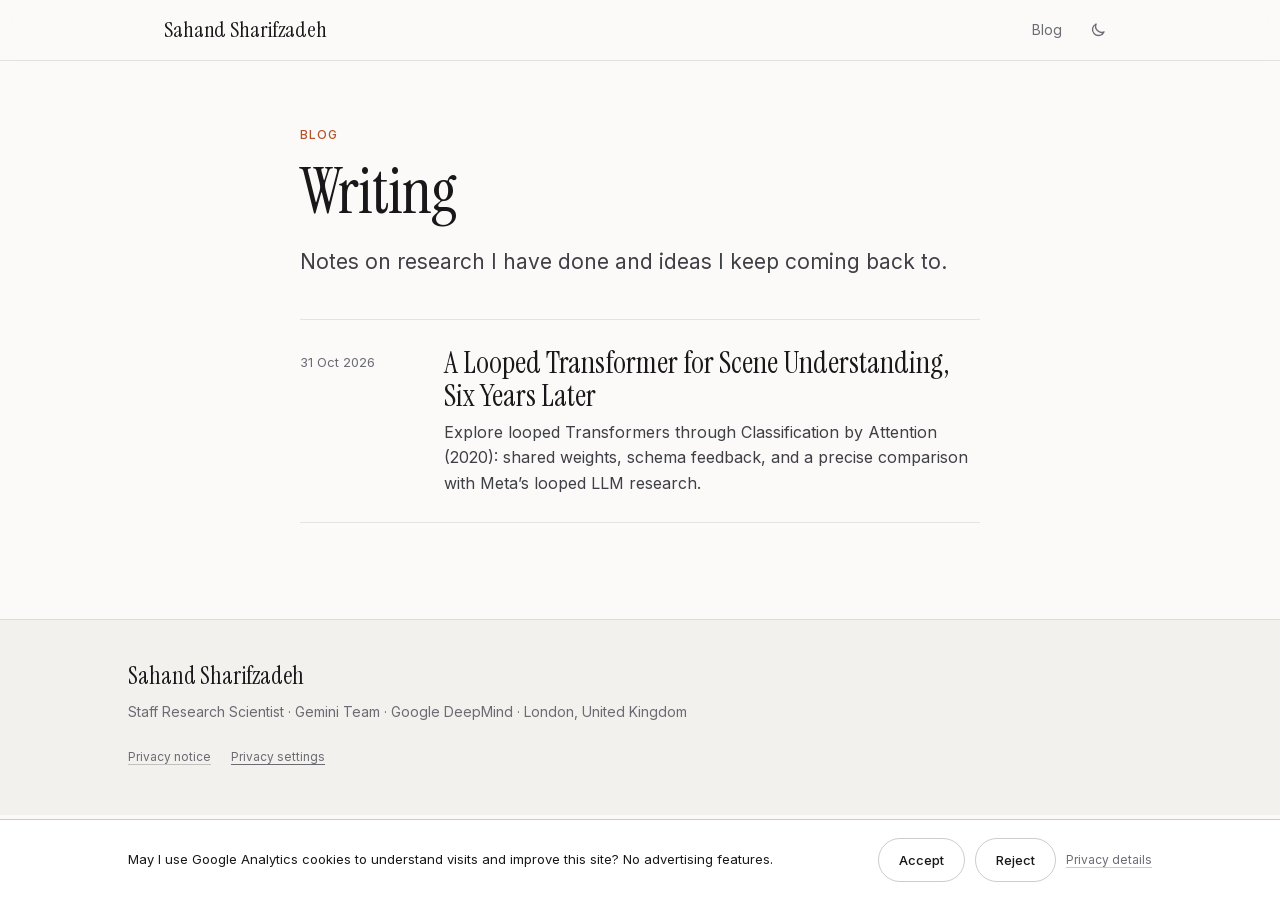
<file: blog/index.html>
<!DOCTYPE html>
<html lang="en">
<head>

<meta charset="UTF-8" /><meta name="viewport" content="width=device-width, initial-scale=1" />
<title>Research Writing: Looped Transformers and Visual Reasoning · Sahand Sharifzadeh</title>
<meta name="description" content="Research essays by Sahand Sharifzadeh on looped Transformers, visual reasoning and machine learning." /><meta name="author" content="Sahand Sharifzadeh" />
<meta name="robots" content="index, follow, max-snippet:-1, max-image-preview:large" />
<link rel="canonical" href="https://sharifza.github.io/blog/" />
<link rel="alternate" type="text/markdown" href="/llms.txt" title="Profile and research writing" />
<link rel="icon" href="/favicon.ico" sizes="48x48" /><link rel="icon" href="/favicon.svg" type="image/svg+xml" />
<meta name="theme-color" media="(prefers-color-scheme: light)" content="#fbfaf8" /><meta name="theme-color" media="(prefers-color-scheme: dark)" content="#111113" />
<meta property="og:type" content="website" />
<meta property="og:site_name" content="Sahand Sharifzadeh" />
<meta property="og:title" content="Research writing" />
<meta property="og:description" content="Research essays by Sahand Sharifzadeh on looped Transformers, visual reasoning and machine learning." />
<meta property="og:url" content="https://sharifza.github.io/blog/" />
<meta property="og:image" content="https://sharifza.github.io/assets/og-image.jpg" />
<meta property="og:image:width" content="1200" />
<meta property="og:image:height" content="630" />
<meta property="og:image:alt" content="Research writing by Sahand Sharifzadeh" />

<meta name="twitter:card" content="summary_large_image" /><meta name="twitter:site" content="@sahandsharif" />
<meta name="twitter:title" content="Research writing" /><meta name="twitter:description" content="Research essays by Sahand Sharifzadeh on looped Transformers, visual reasoning and machine learning." /><meta name="twitter:image" content="https://sharifza.github.io/assets/og-image.jpg" />
<script>(function(){var t=null;try{t=localStorage.getItem('ss-theme');}catch(e){}if(!t)t=matchMedia('(prefers-color-scheme: dark)').matches?'dark':'light';document.documentElement.dataset.theme=t;})();</script>
<link rel="preload" href="/assets/fonts/inter-latin.woff2" as="font" type="font/woff2" crossorigin /><link rel="preload" href="/assets/fonts/instrument-serif-latin.woff2" as="font" type="font/woff2" crossorigin />
<link rel="stylesheet" href="/analytics.css?v=2f0b90da" />
<script src="/analytics.js?v=1fda4691" defer></script>
<link rel="stylesheet" href="/styles.css?v=0fa341c6" /><link rel="stylesheet" href="/blog/blog.css?v=ce2cf4f6" />
<script type="application/ld+json">[{"@context": "https://schema.org", "@type": "Blog", "@id": "https://sharifza.github.io/blog/#blog", "url": "https://sharifza.github.io/blog/", "name": "Research writing", "description": "Research essays by Sahand Sharifzadeh on looped Transformers, visual reasoning and machine learning.", "author": {"@type": "Person", "@id": "https://sharifza.github.io/#person", "name": "Sahand Sharifzadeh", "url": "https://sharifza.github.io/"}, "inLanguage": "en"}, {"@context": "https://schema.org", "@type": "BreadcrumbList", "itemListElement": [{"@type": "ListItem", "position": 1, "name": "Home", "item": "https://sharifza.github.io/"}, {"@type": "ListItem", "position": 2, "name": "Blog", "item": "https://sharifza.github.io/blog/"}]}]</script>
<style>.bl-list{list-style:none;margin:40px 0 0;padding:0;border-top:1px solid var(--line)}.bl-list li{border-bottom:1px solid var(--line)}.bl-list a{display:grid;grid-template-columns:120px 1fr;gap:24px;padding:26px 0;text-decoration:none}.bl-list .d{font-size:13px;color:var(--muted);padding-top:6px}.bl-list h2{font-family:var(--serif);font-size:30px;line-height:1.1;color:var(--ink)}.bl-list p{margin:8px 0 0;color:var(--ink-2);font-size:16px;line-height:1.6}.bl-list a:hover h2{color:var(--accent)}@media(max-width:620px){.bl-list a{grid-template-columns:1fr;gap:6px}}</style>
</head>
<body>
  <header class="b-header"><div class="b-bar"><a class="brand" href="/">Sahand Sharifzadeh</a><a class="crumb" href="/blog/" aria-current="page">Blog</a>
  <button id="theme-btn" class="icon-btn" type="button" aria-label="Switch light or dark theme" title="Theme"><svg class="i-sun" viewBox="0 0 24 24" aria-hidden="true"><circle cx="12" cy="12" r="4" fill="none" stroke="currentColor" stroke-width="1.8"/><path d="M12 2.5v2M12 19.5v2M4.6 4.6l1.4 1.4M18 18l1.4 1.4M2.5 12h2M19.5 12h2M4.6 19.4 6 18M18 6l1.4-1.4" stroke="currentColor" stroke-width="1.8" stroke-linecap="round"/></svg><svg class="i-moon" viewBox="0 0 24 24" aria-hidden="true"><path d="M20 14.5A8 8 0 0 1 9.5 4a8 8 0 1 0 10.5 10.5z" fill="none" stroke="currentColor" stroke-width="1.8" stroke-linejoin="round"/></svg></button></div></header>
  <main class="post"><div class="col">
    
    <p class="kicker">Blog</p><h1>Writing</h1>
    <p class="dek">Notes on research I have done and ideas I keep coming back to.</p>
    <ul class="bl-list"><li><a href="/blog/classification-by-attention/"><time class="d" datetime="2026-10-31">31 Oct 2026</time><span><h2>A Looped Transformer for Scene Understanding, Six Years Later</h2><p>Explore looped Transformers through Classification by Attention (2020): shared weights, schema feedback, and a precise comparison with Meta’s looped LLM research.</p></span></a></li></ul>
  </div></main>
  <footer class="site-footer"><div class="container foot"><div><p class="foot-name">Sahand Sharifzadeh</p><p class="foot-sub">Staff Research Scientist · Gemini Team · Google DeepMind · London, United Kingdom</p></div></div></footer>
  <script>(function(){var r=document.documentElement,b=document.getElementById('theme-btn');function s(t){r.dataset.theme=t;try{localStorage.setItem('ss-theme',t)}catch(e){}}b.addEventListener('click',function(){s(r.dataset.theme==='dark'?'light':'dark')});addEventListener('message',function(e){if(e.data&&e.data.ssTheme)s(e.data.ssTheme)})})();</script>
</body>
</html>
</file>
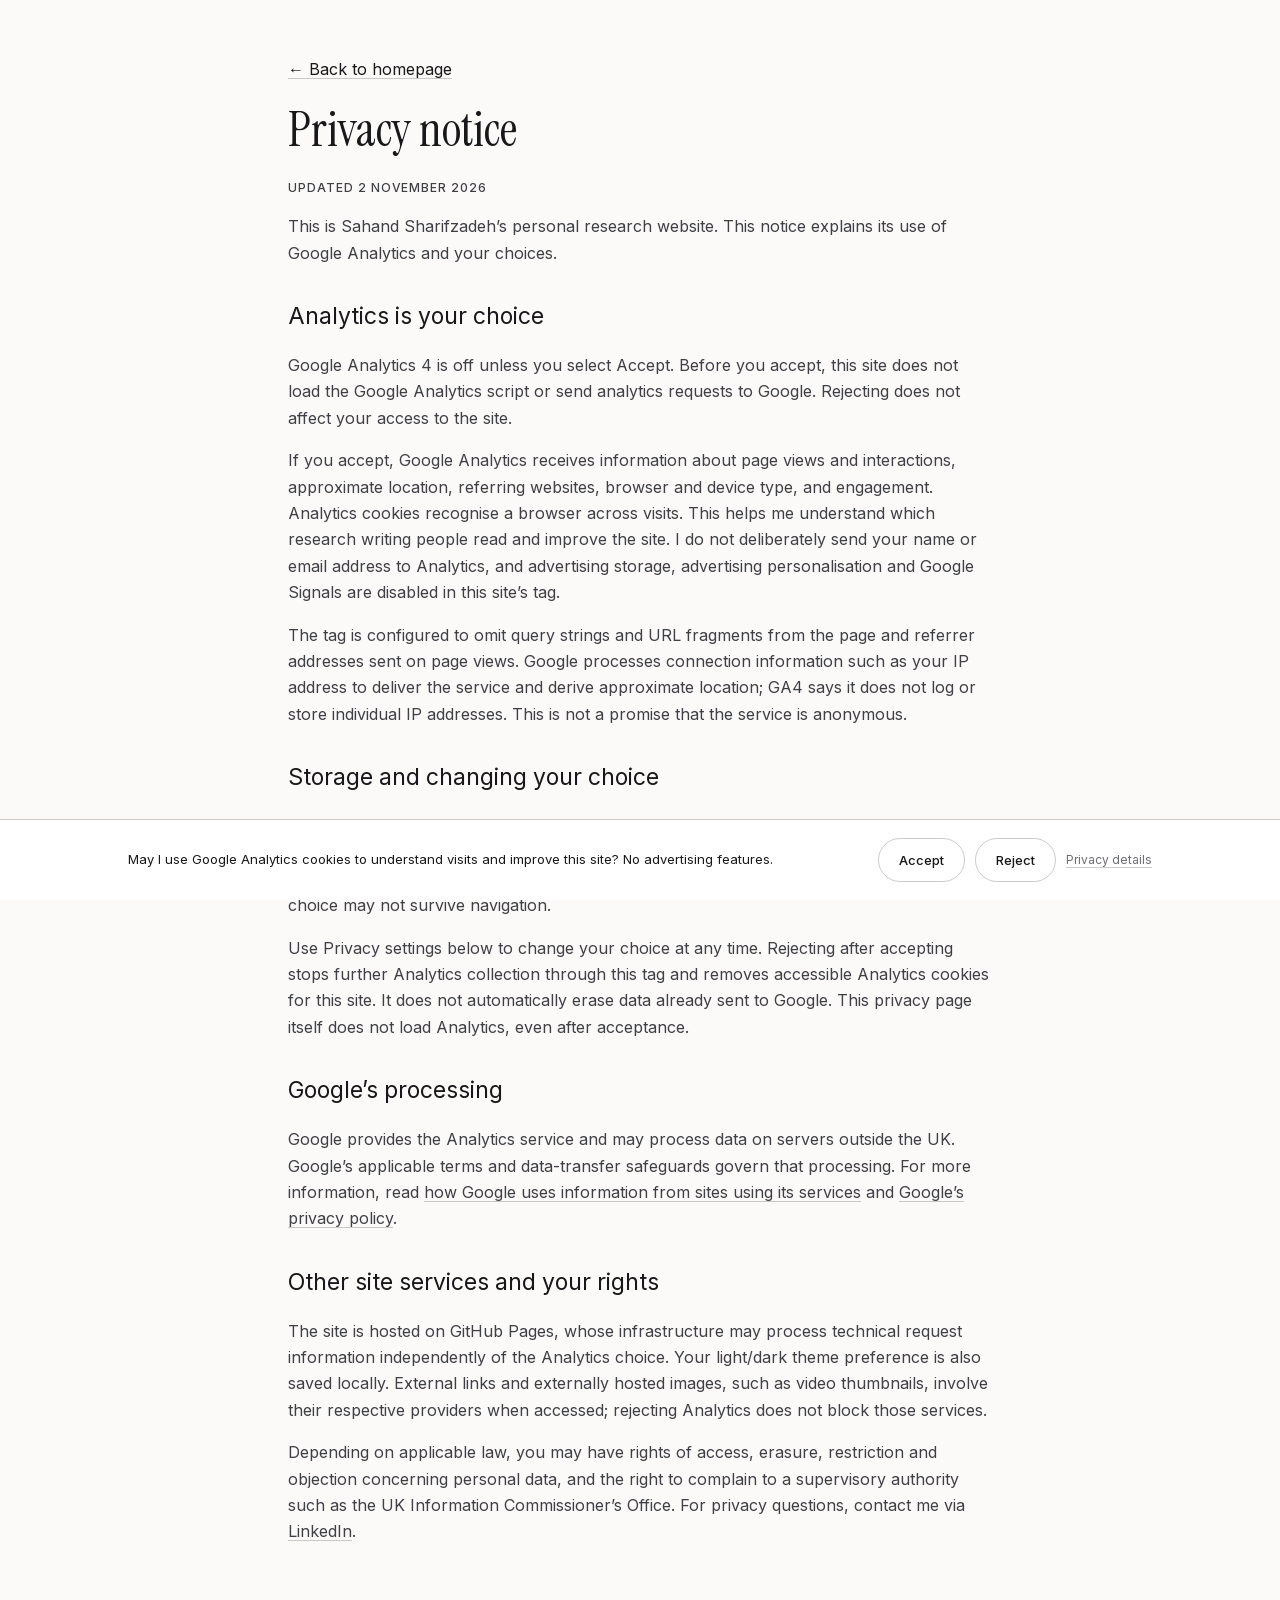
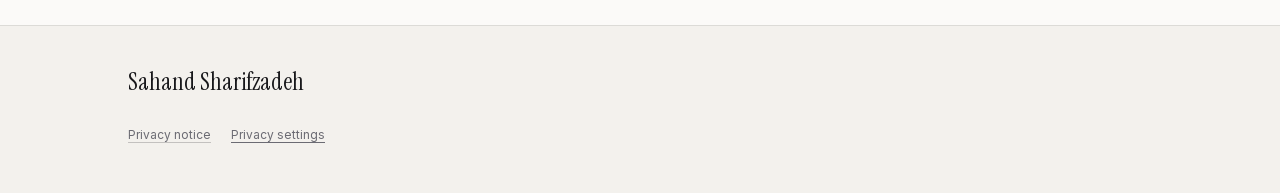
<file: privacy/index.html>
<!DOCTYPE html>
<html lang="en"><head><meta charset="UTF-8" /><meta name="viewport" content="width=device-width, initial-scale=1" />
<title>Privacy · Sahand Sharifzadeh</title><link rel="canonical" href="https://sharifza.github.io/privacy/" /><meta name="robots" content="noindex, follow" />
<link rel="icon" href="/favicon.svg" type="image/svg+xml" /><script>(function(){var t=null;try{t=localStorage.getItem('ss-theme');}catch(e){}if(!t)t=matchMedia('(prefers-color-scheme: dark)').matches?'dark':'light';document.documentElement.dataset.theme=t;})();</script><link rel="preload" href="/assets/fonts/inter-latin.woff2" as="font" type="font/woff2" crossorigin /><link rel="preload" href="/assets/fonts/instrument-serif-latin.woff2" as="font" type="font/woff2" crossorigin />
<link rel="stylesheet" href="/styles.css?v=0fa341c6" /><link rel="stylesheet" href="/analytics.css?v=2f0b90da" />
<script src="/analytics.js?v=1fda4691" defer></script></head>
<body><main class="container privacy-page"><a href="/">← Back to homepage</a>
<h1>Privacy notice</h1><p class="label">Updated 2 November 2026</p>
<p>This is Sahand Sharifzadeh’s personal research website. This notice explains its use of Google Analytics and your choices.</p>
<h2>Analytics is your choice</h2>
<p>Google Analytics 4 is off unless you select Accept. Before you accept, this site does not load the Google Analytics script or send analytics requests to Google. Rejecting does not affect your access to the site.</p>
<p>If you accept, Google Analytics receives information about page views and interactions, approximate location, referring websites, browser and device type, and engagement. Analytics cookies recognise a browser across visits. This helps me understand which research writing people read and improve the site. I do not deliberately send your name or email address to Analytics, and advertising storage, advertising personalisation and Google Signals are disabled in this site’s tag.</p>
<p>The tag is configured to omit query strings and URL fragments from the page and referrer addresses sent on page views. Google processes connection information such as your IP address to deliver the service and derive approximate location; GA4 says it does not log or store individual IP addresses. This is not a promise that the service is anonymous.</p>
<h2>Storage and changing your choice</h2>
<p>Your Accept or Reject choice is saved in this browser’s local storage for up to 180 days. The tag sets Analytics cookie lifetimes to 180 days; cookies may be renewed during visits. The preference is specific to this browser and device. If browser storage is blocked, the choice may not survive navigation.</p>
<p>Use Privacy settings below to change your choice at any time. Rejecting after accepting stops further Analytics collection through this tag and removes accessible Analytics cookies for this site. It does not automatically erase data already sent to Google. This privacy page itself does not load Analytics, even after acceptance.</p>
<h2>Google’s processing</h2>
<p>Google provides the Analytics service and may process data on servers outside the UK. Google’s applicable terms and data-transfer safeguards govern that processing. For more information, read <a href="https://policies.google.com/technologies/partner-sites">how Google uses information from sites using its services</a> and <a href="https://policies.google.com/privacy">Google’s privacy policy</a>.</p>
<h2>Other site services and your rights</h2>
<p>The site is hosted on GitHub Pages, whose infrastructure may process technical request information independently of the Analytics choice. Your light/dark theme preference is also saved locally. External links and externally hosted images, such as video thumbnails, involve their respective providers when accessed; rejecting Analytics does not block those services.</p>
<p>Depending on applicable law, you may have rights of access, erasure, restriction and objection concerning personal data, and the right to complain to a supervisory authority such as the UK Information Commissioner’s Office. For privacy questions, contact me via <a href="https://www.linkedin.com/in/sahandsharifzadeh">LinkedIn</a>.</p>
</main><footer class="site-footer"><div class="container foot"><p class="foot-name">Sahand Sharifzadeh</p></div></footer></body></html>
</file>
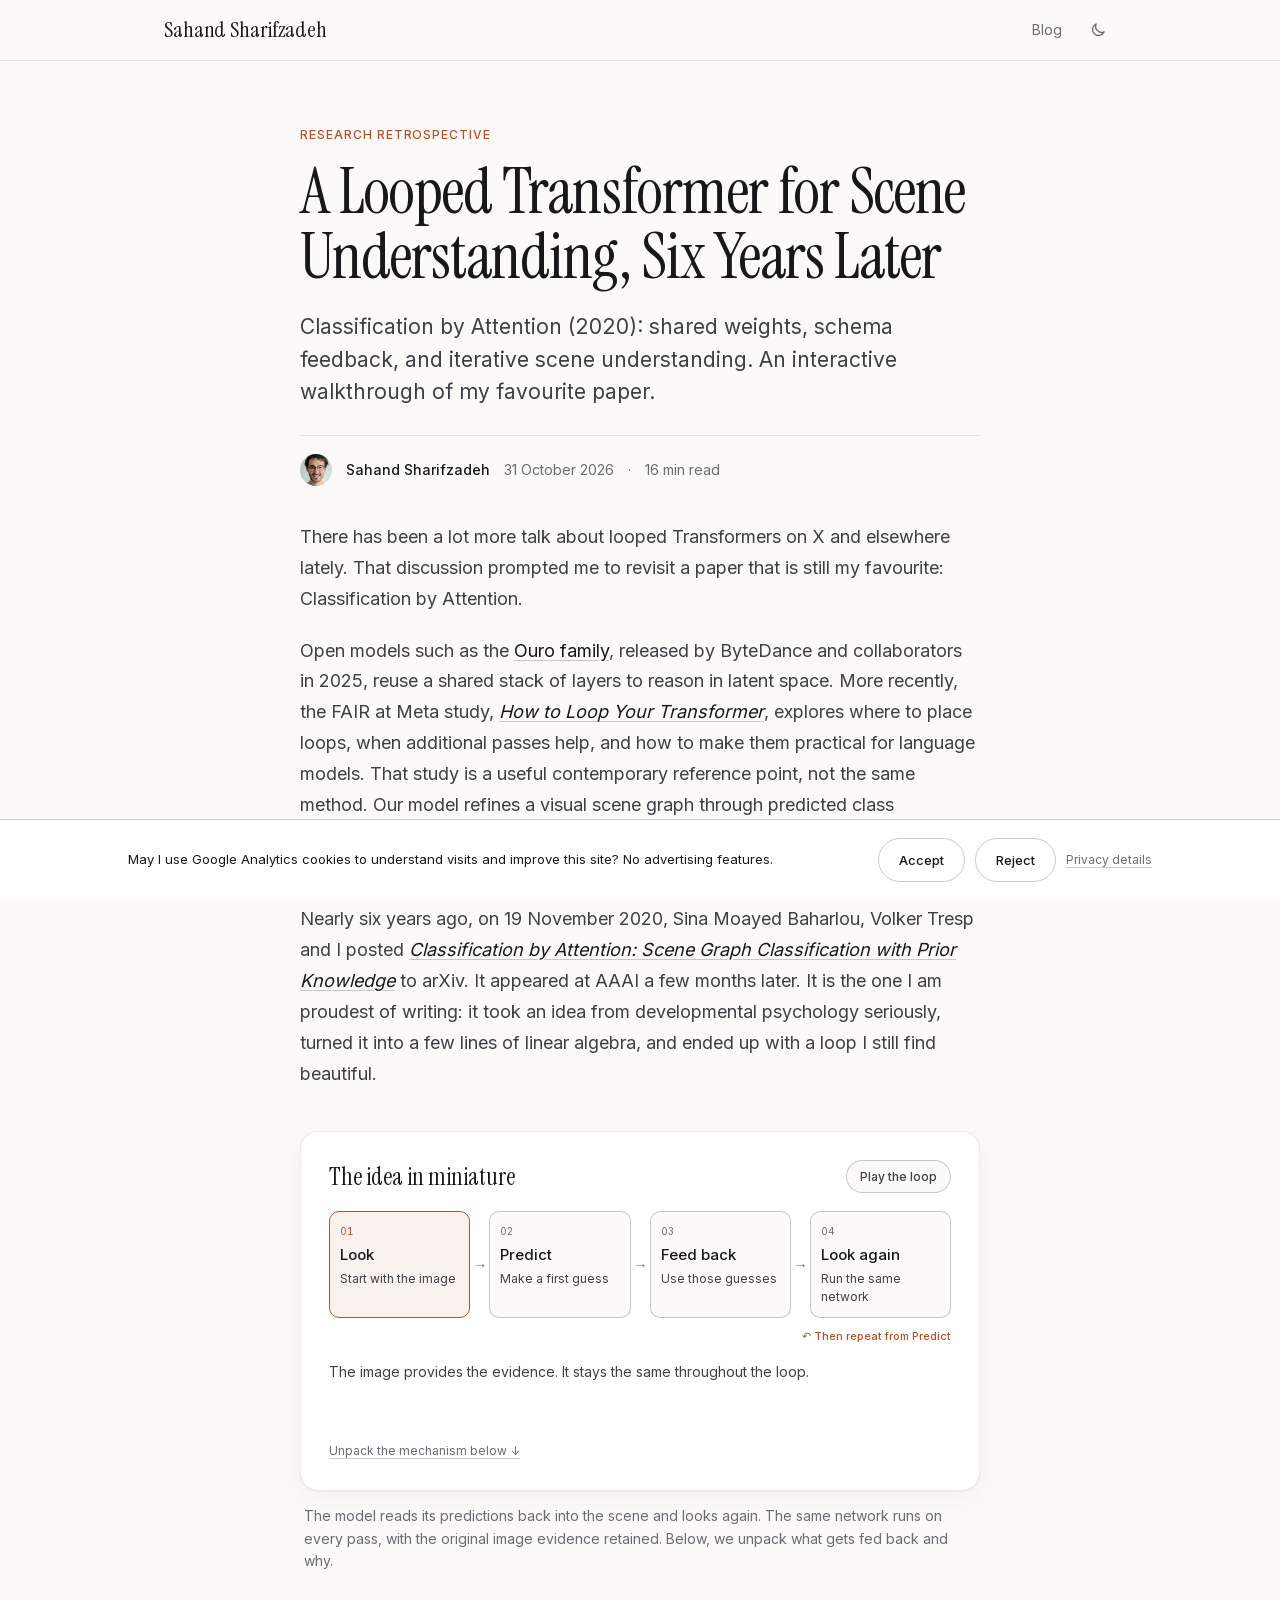
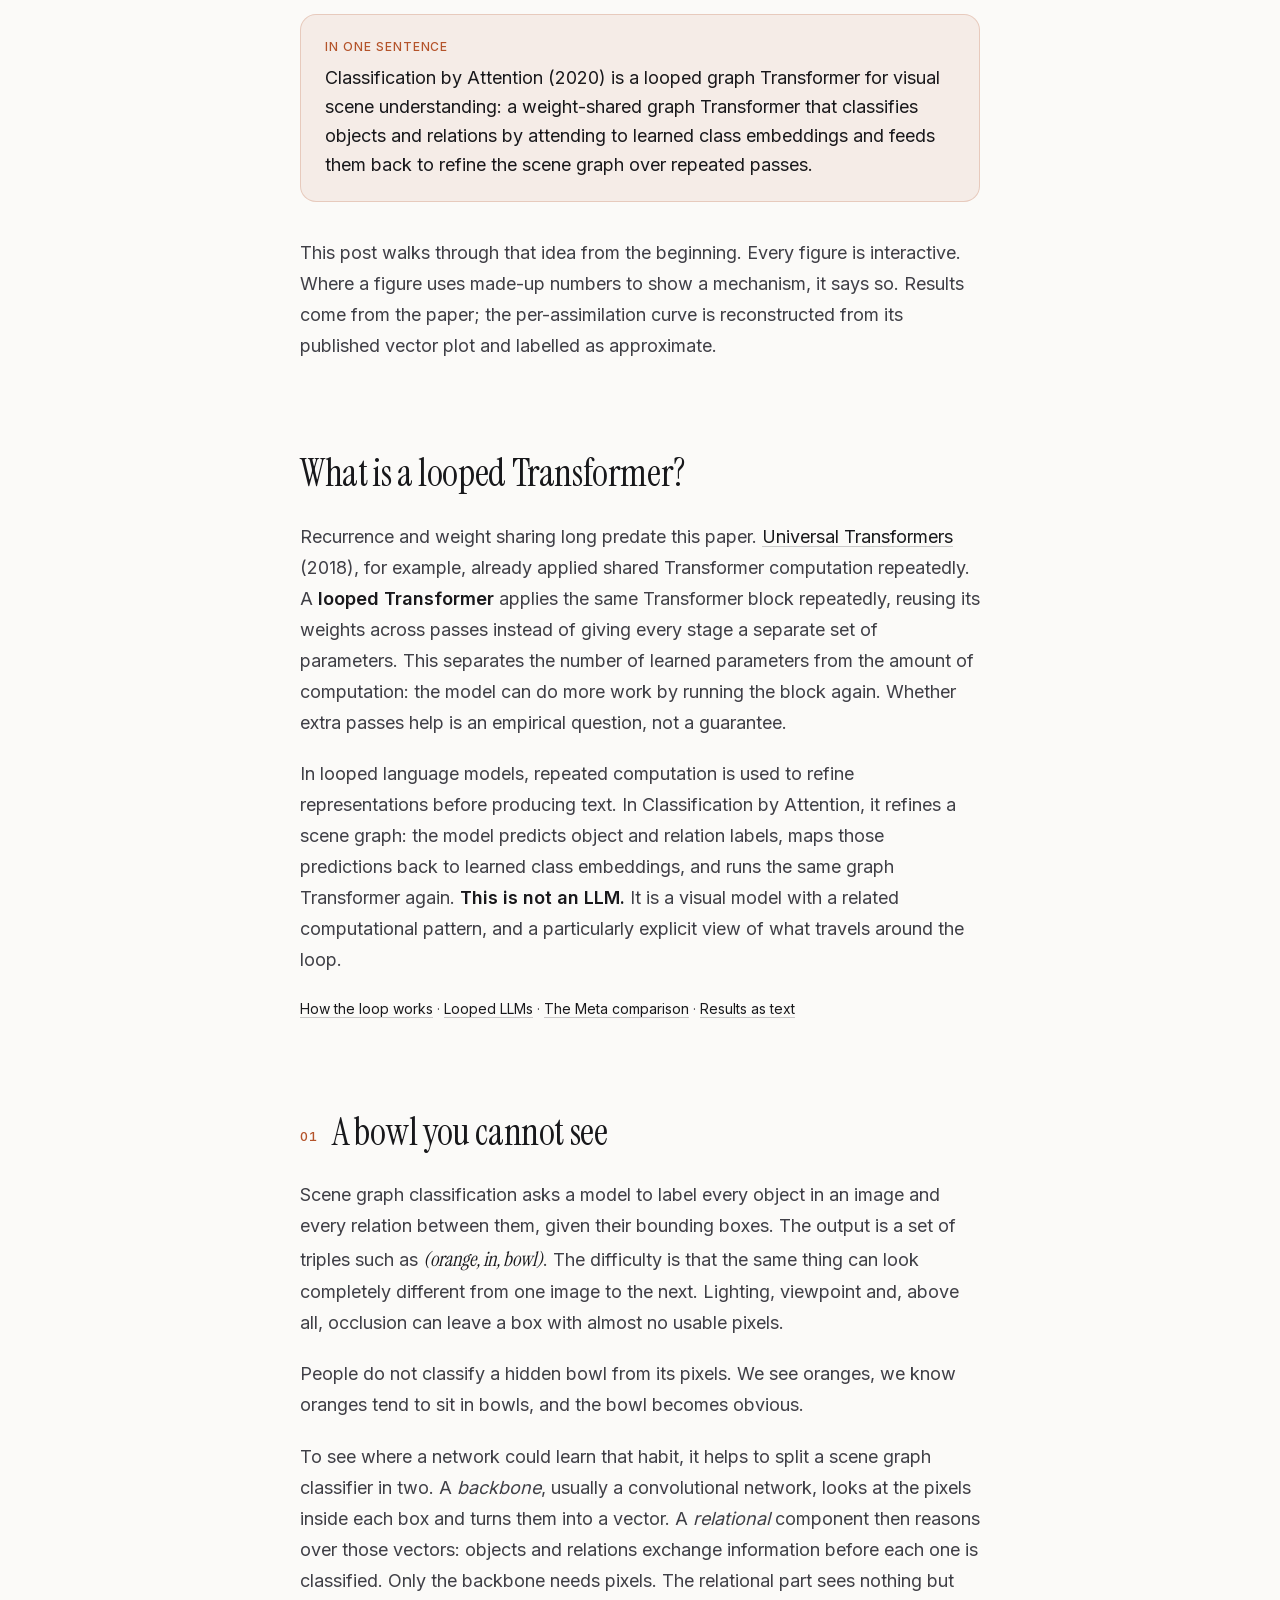
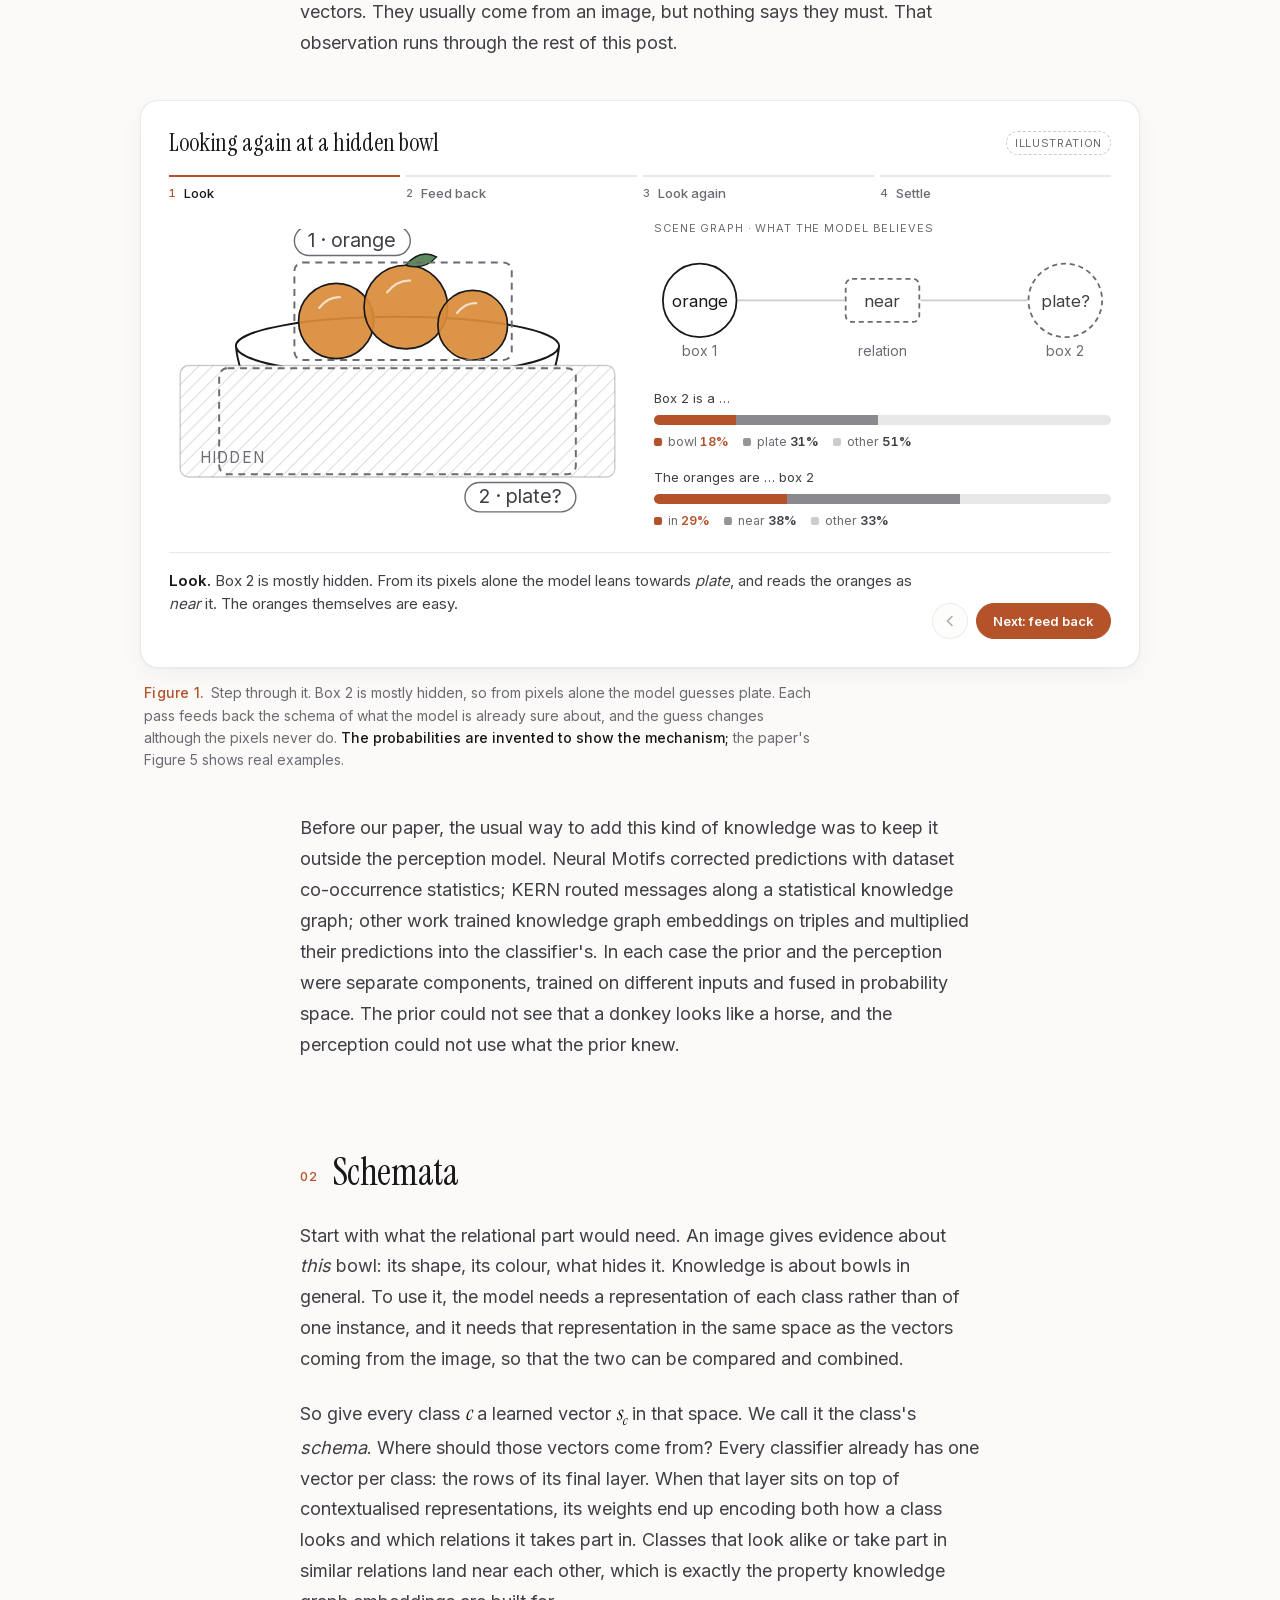
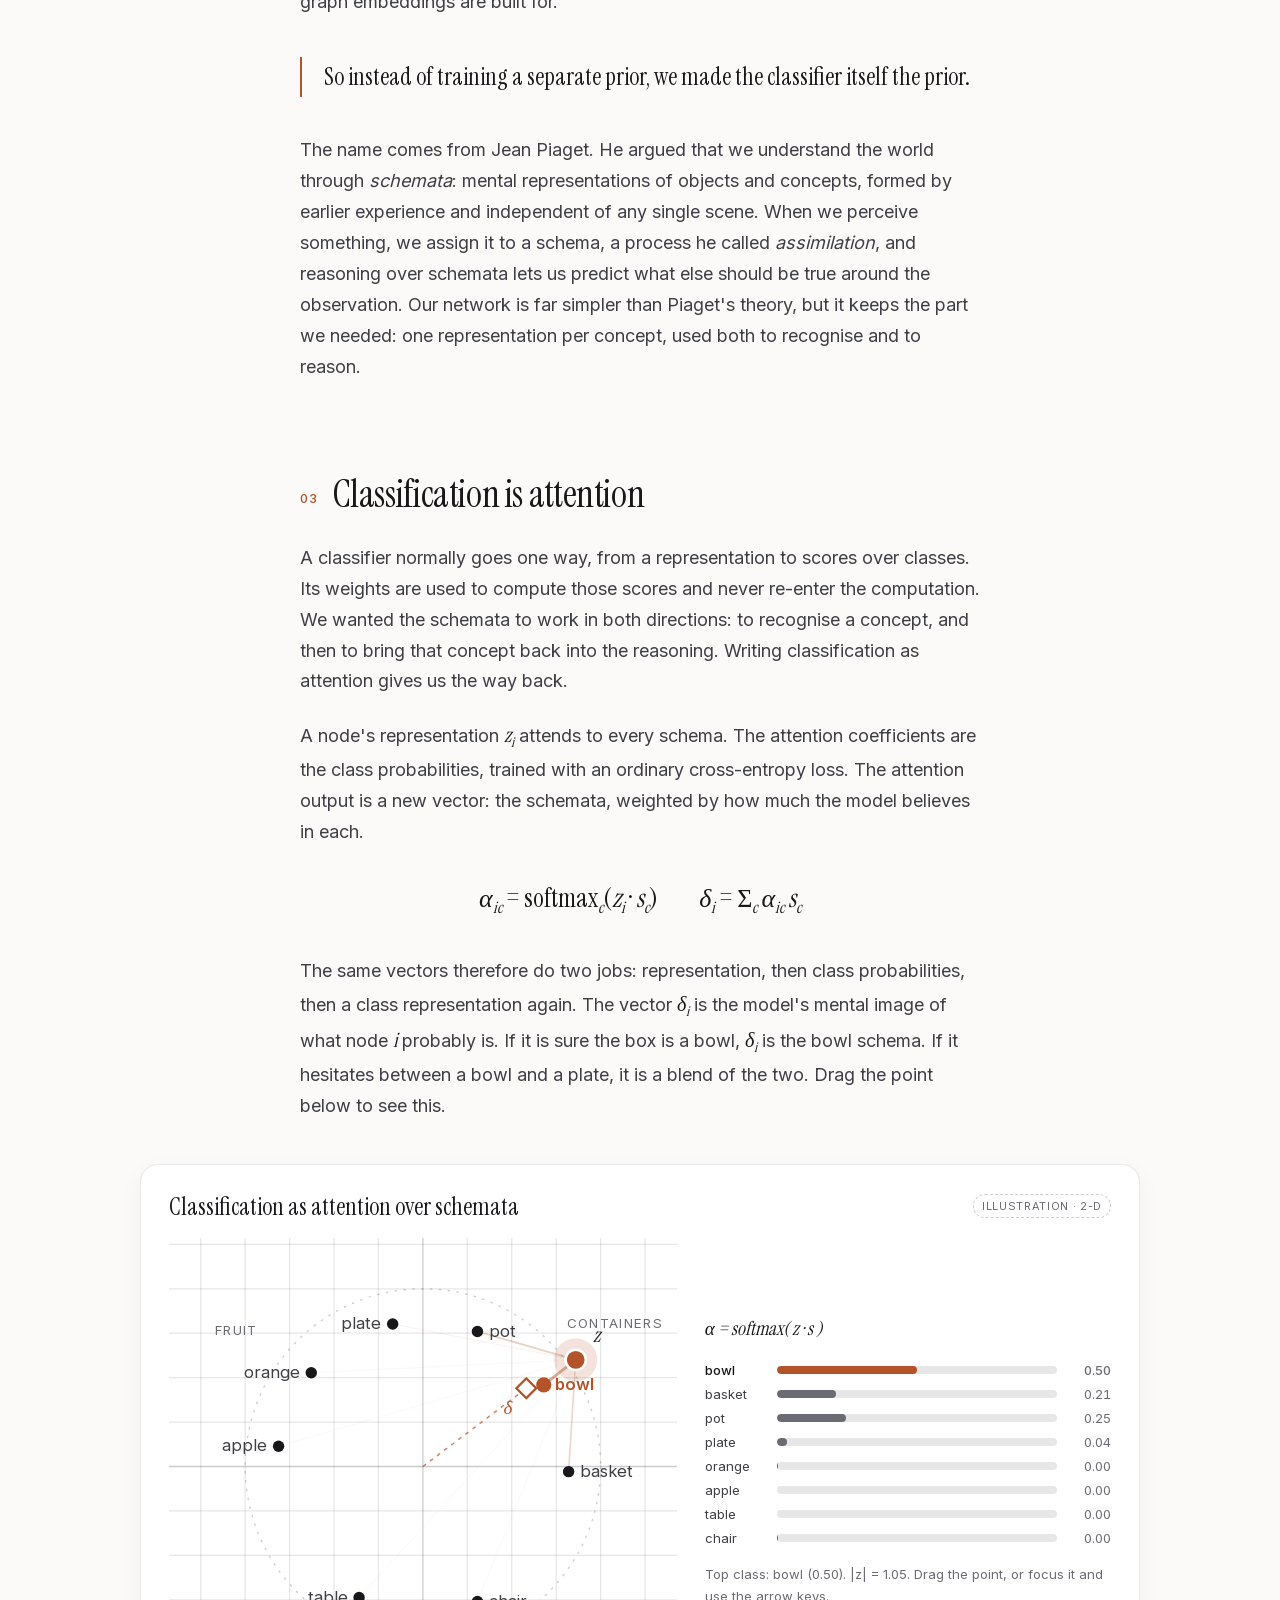
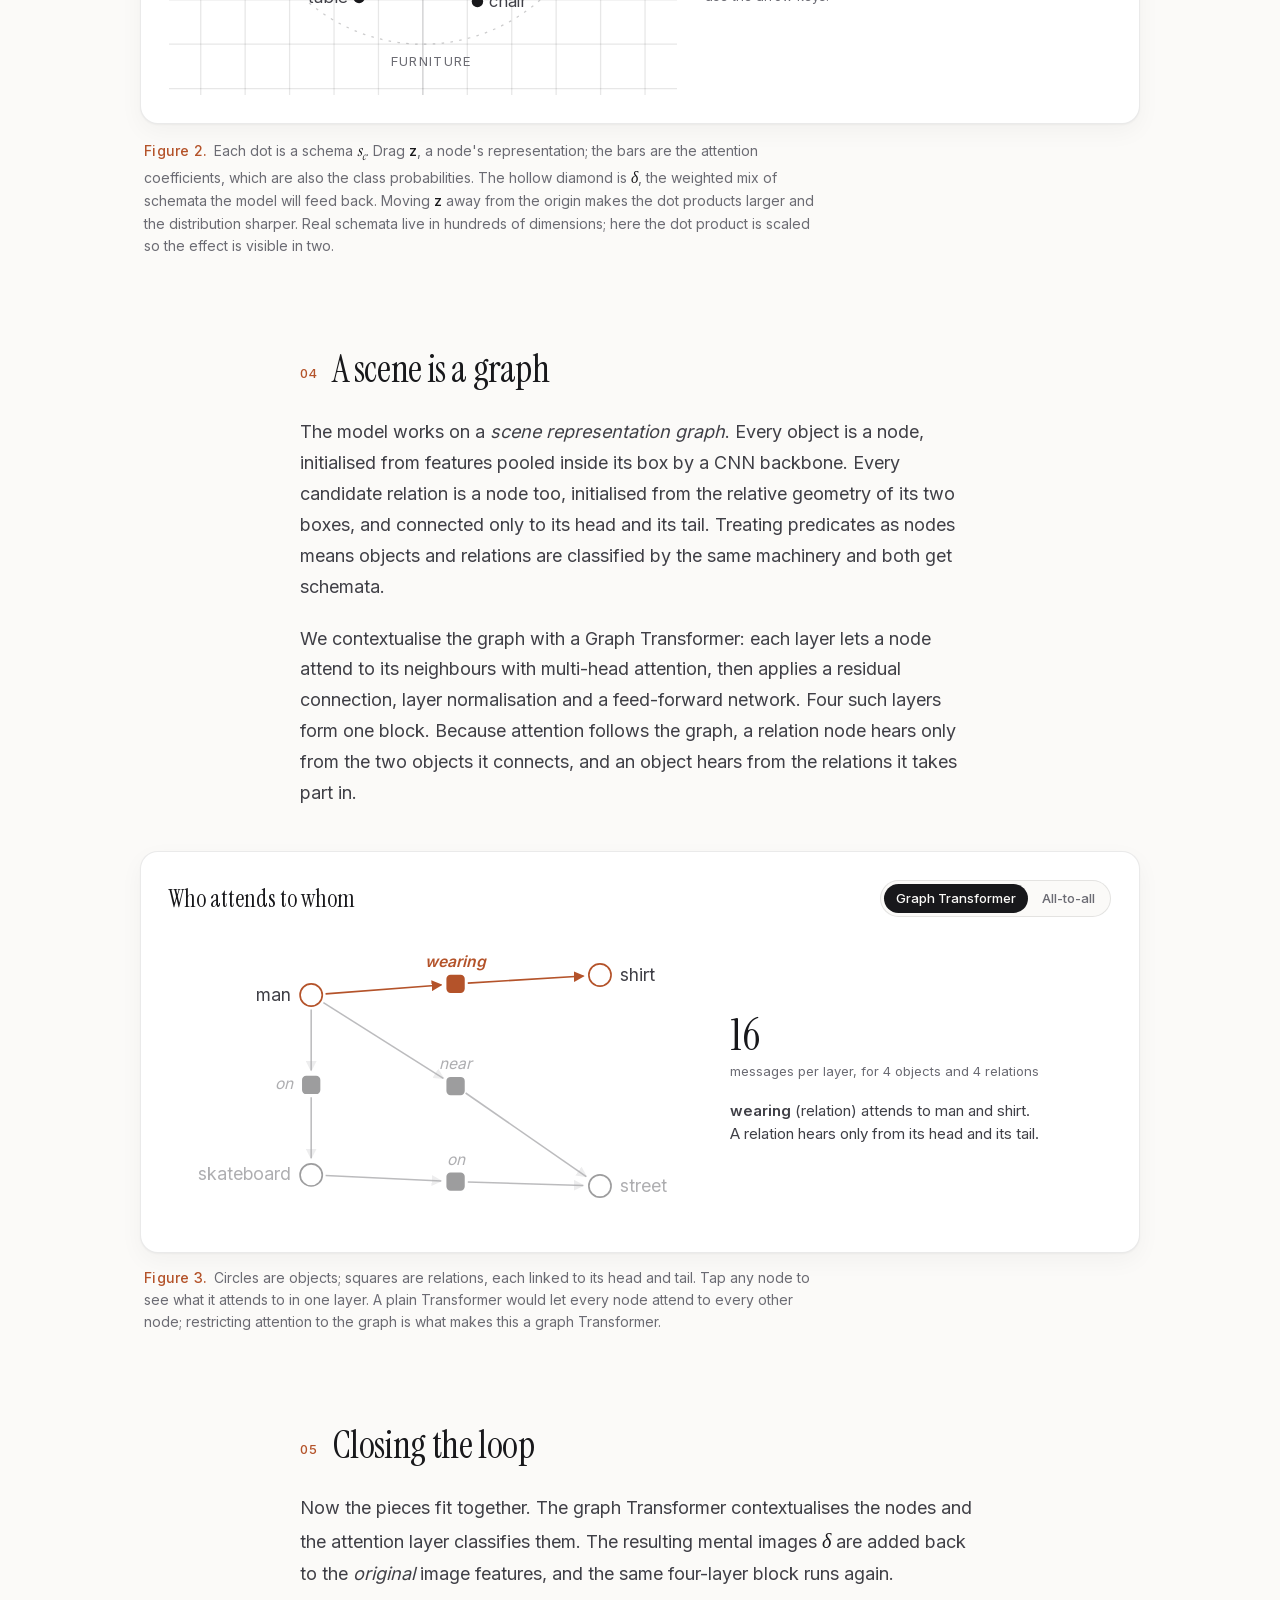
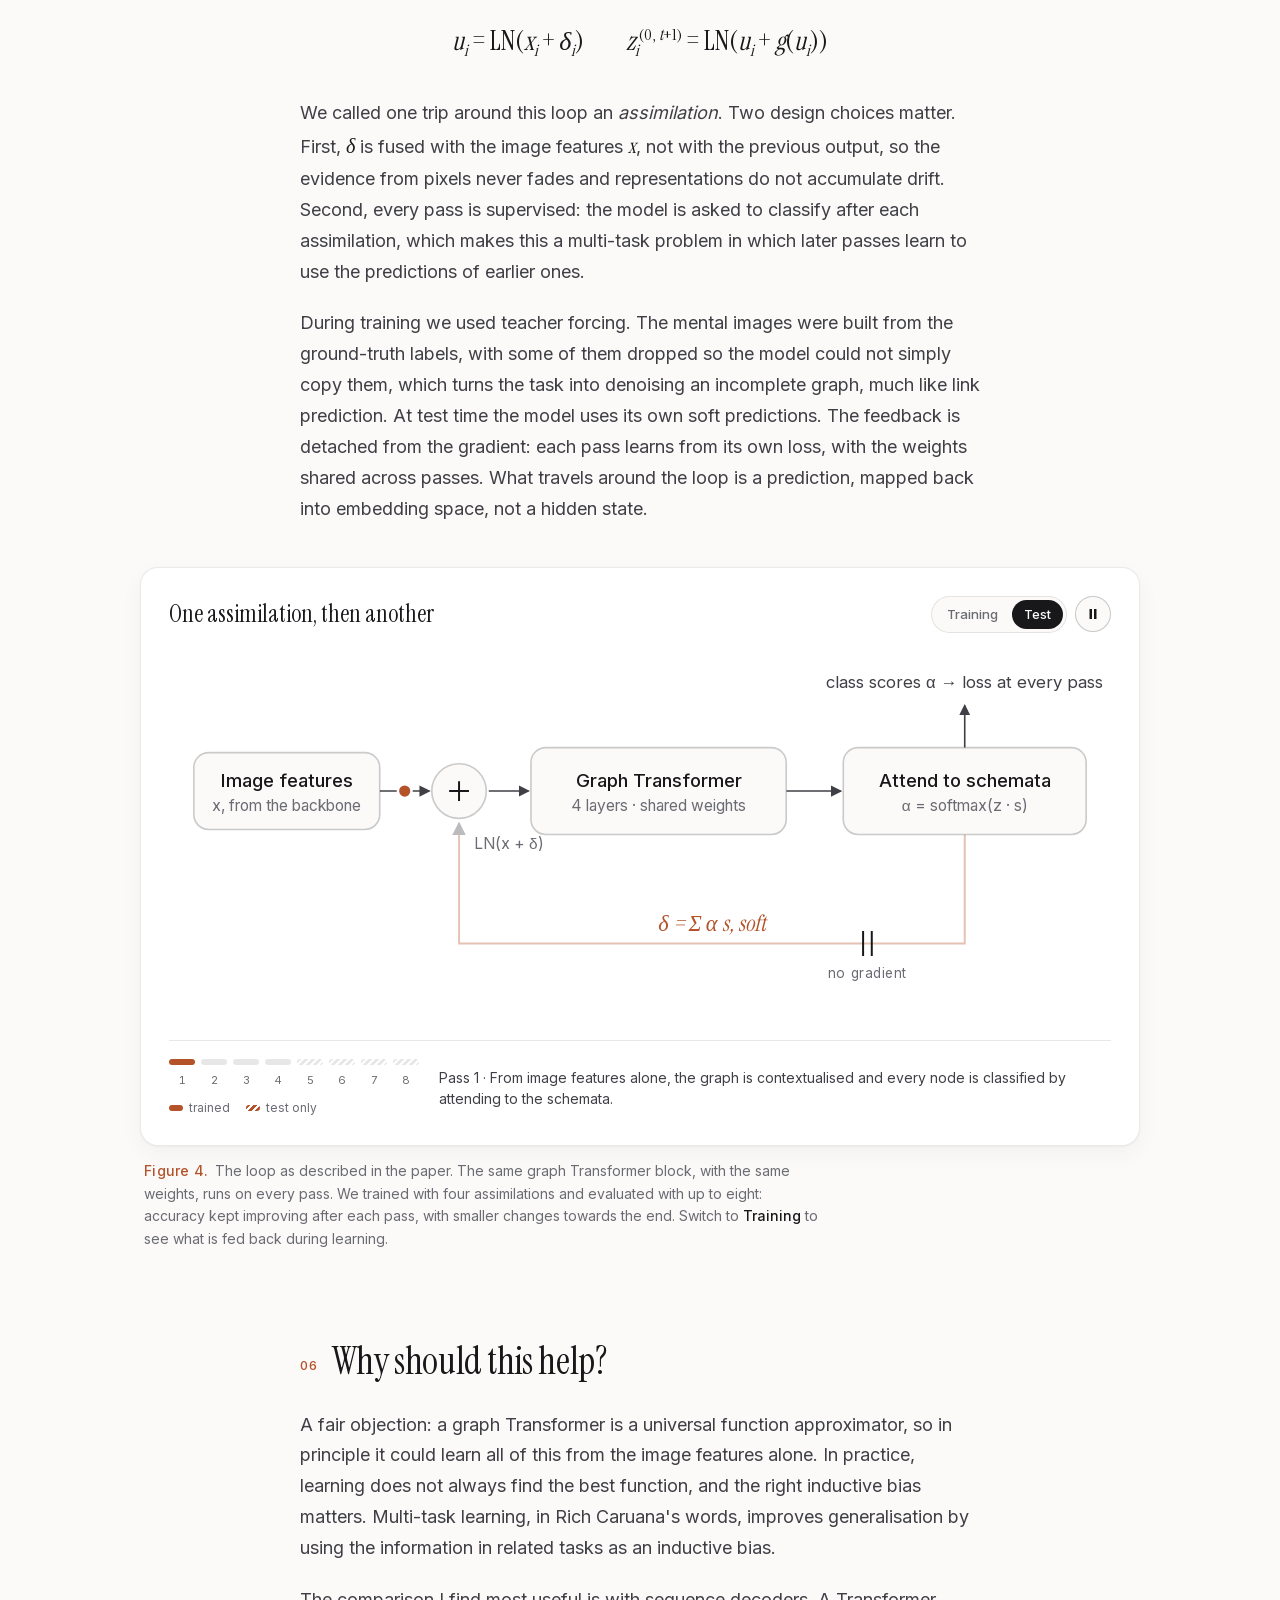
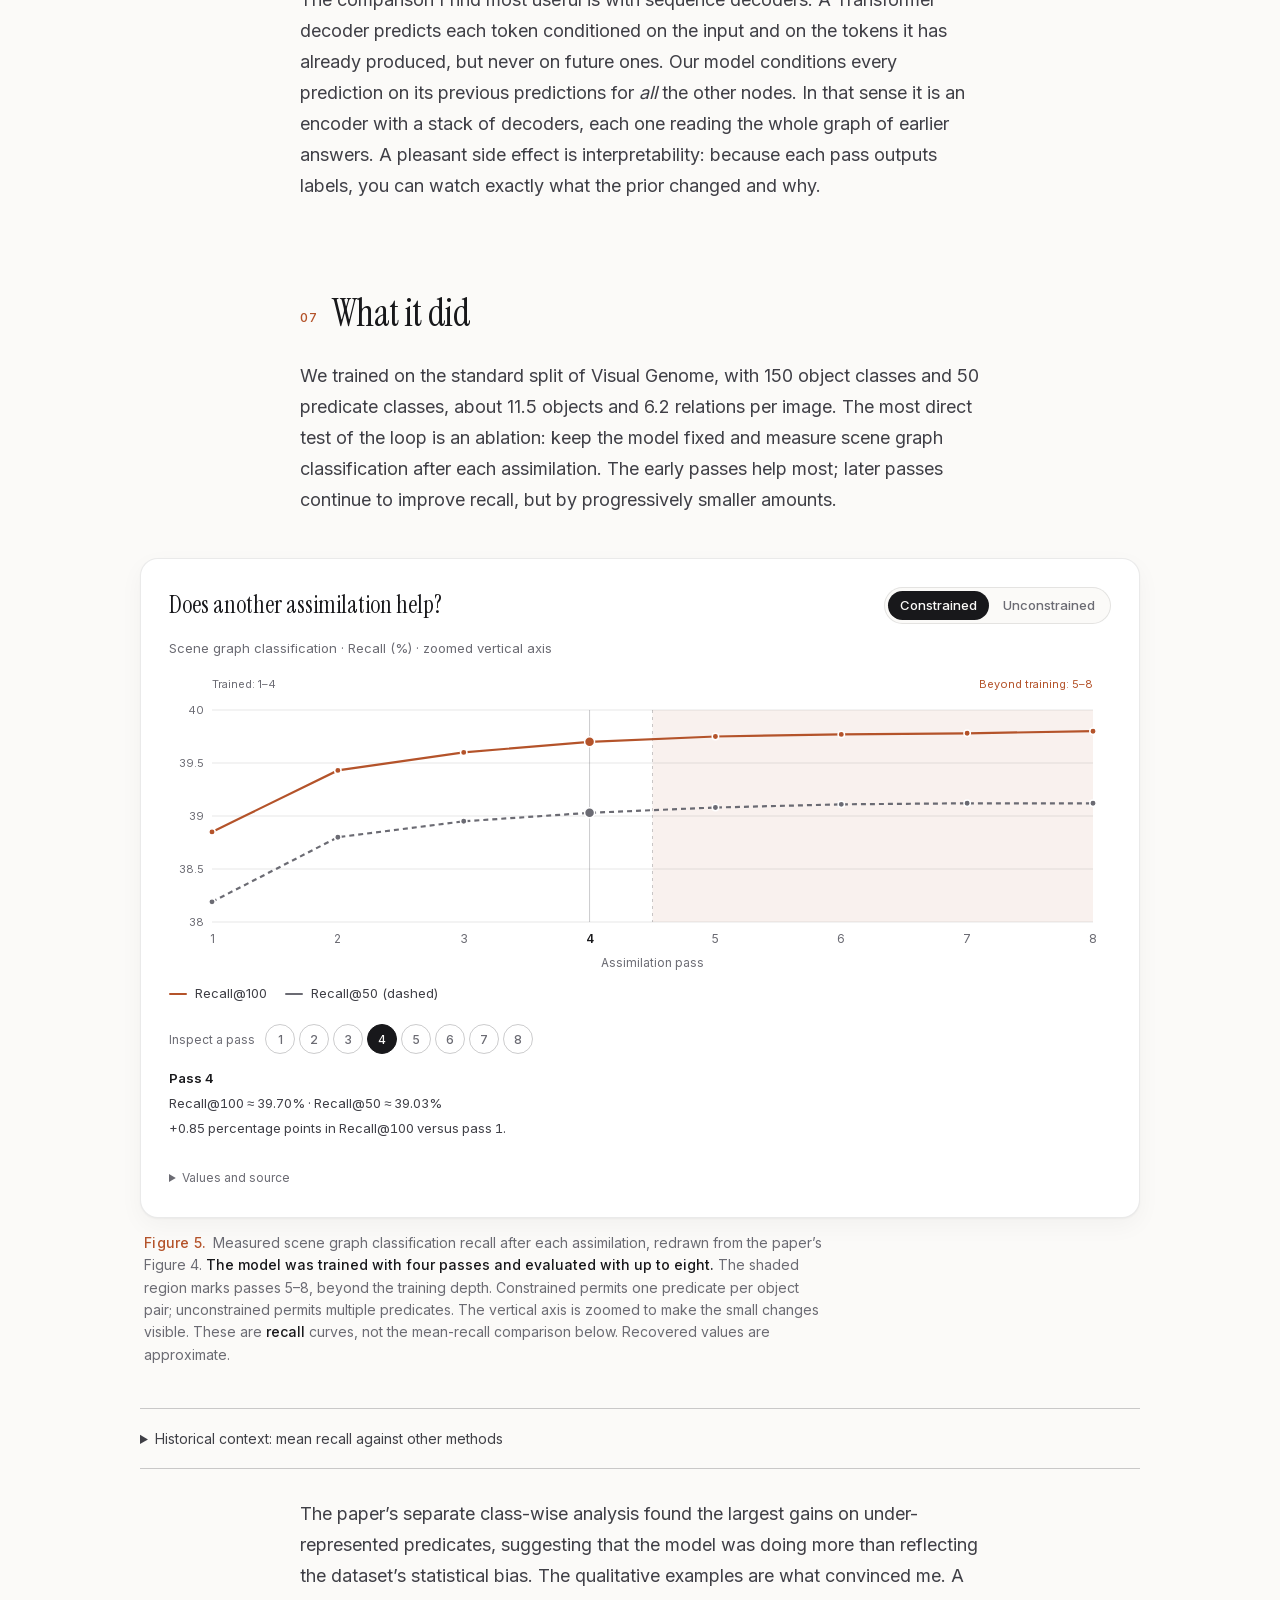
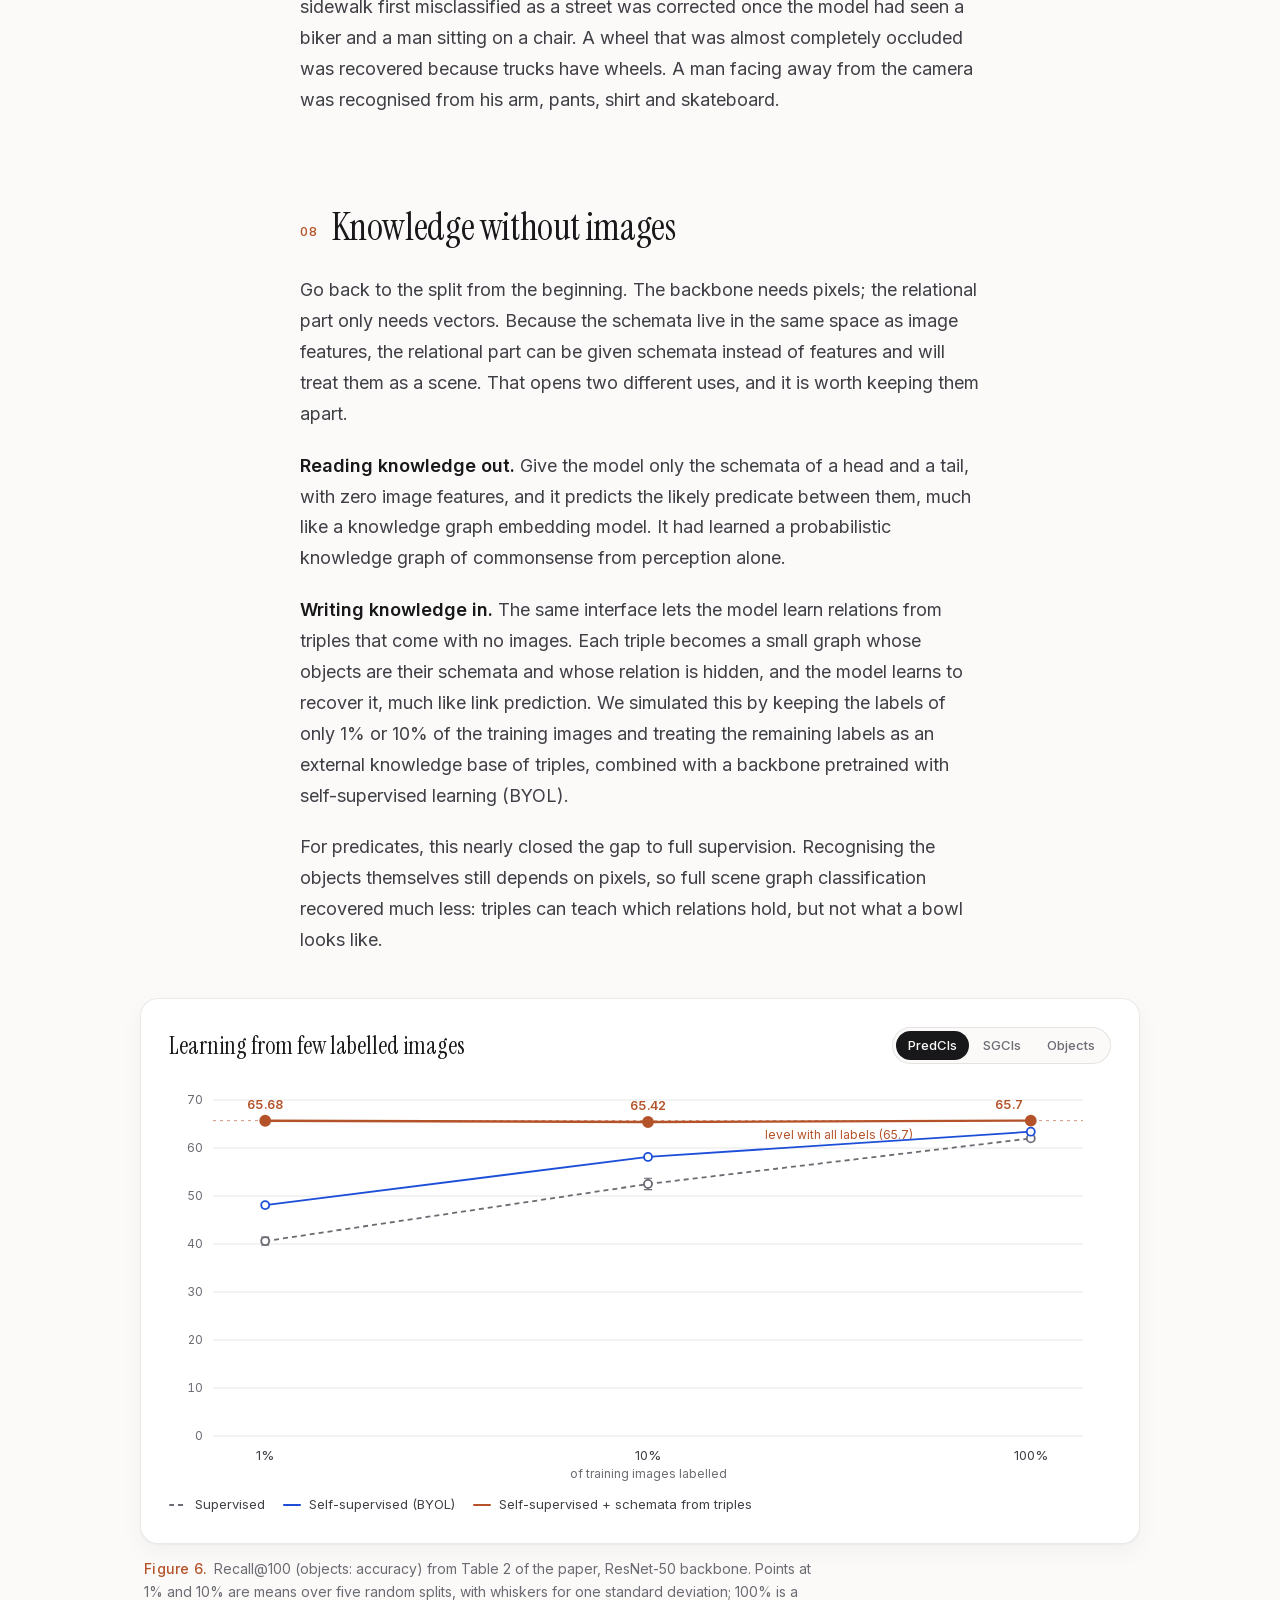
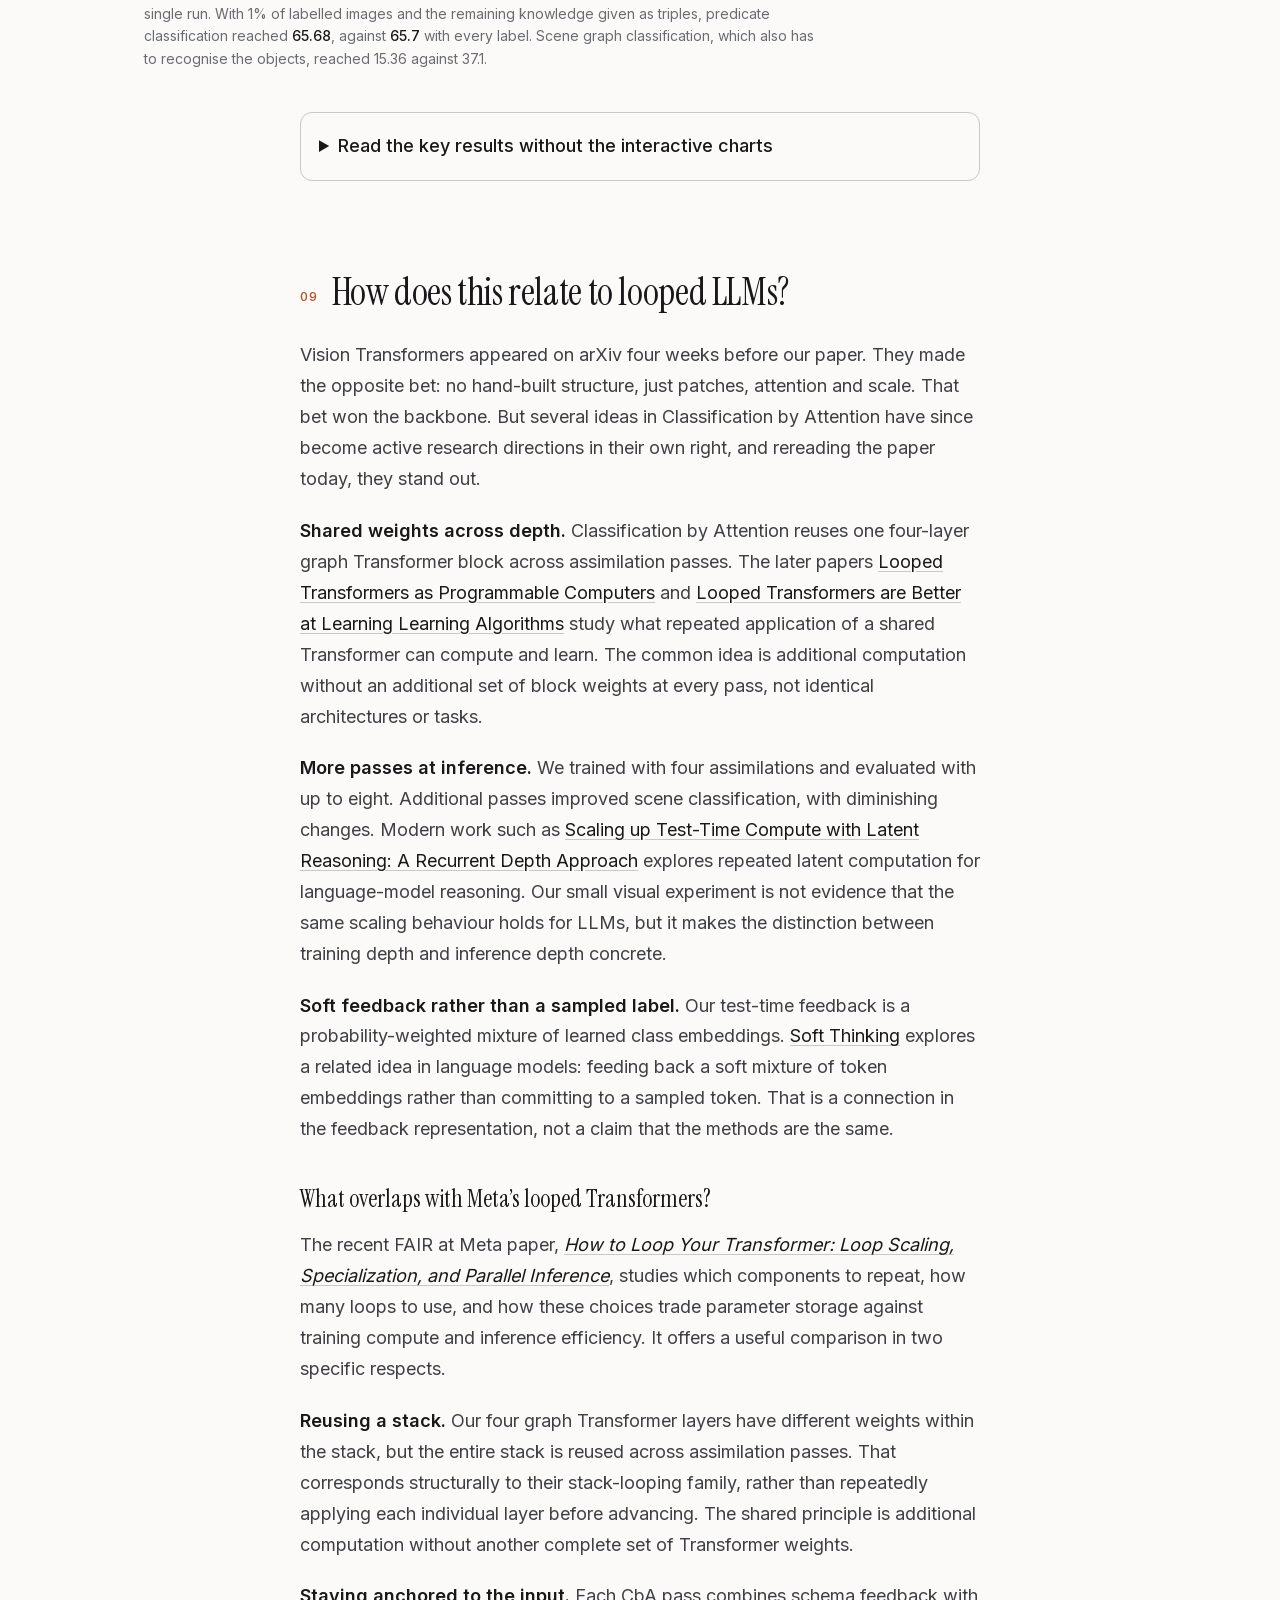
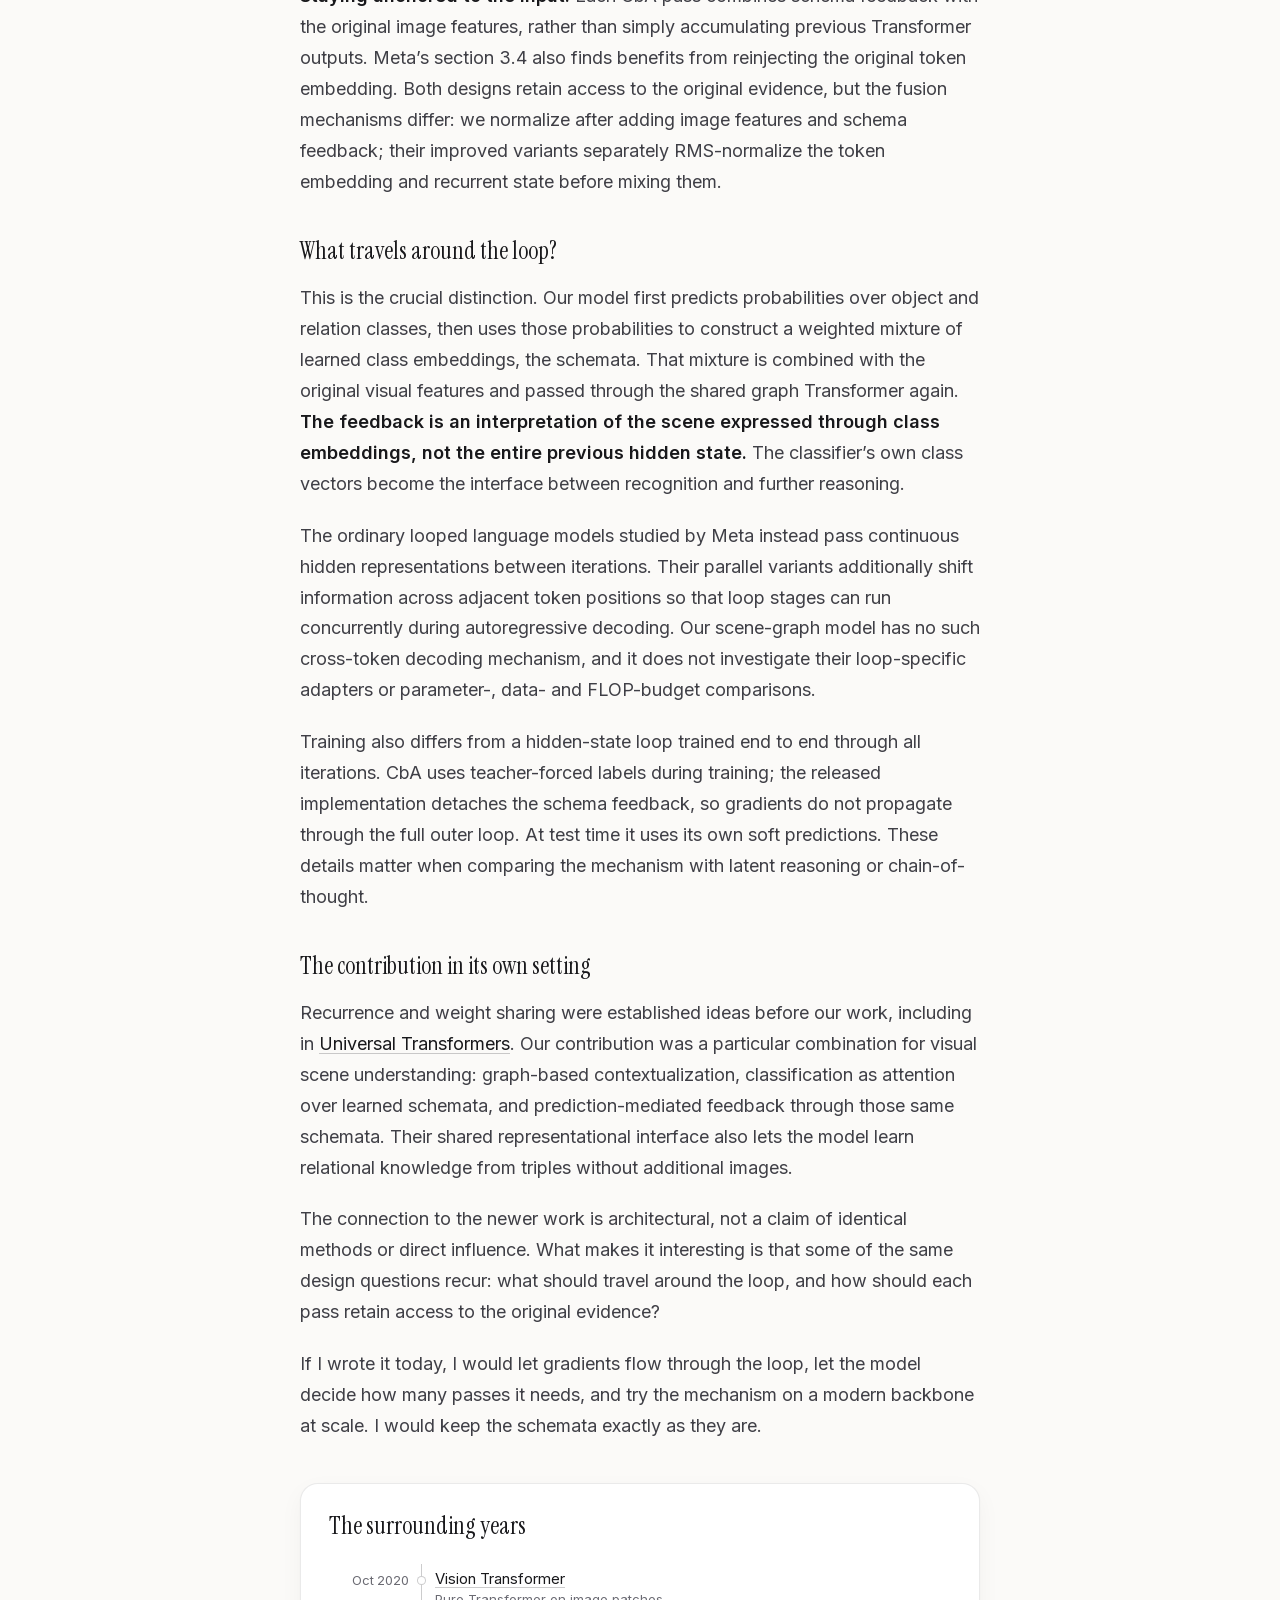
<file: blog/classification-by-attention/index.html>
<!DOCTYPE html>
<html lang="en">
<head>

<meta charset="UTF-8" /><meta name="viewport" content="width=device-width, initial-scale=1" />
<title>Looped Transformers: A Visual Model and Looped LLMs · Sahand Sharifzadeh</title>
<meta name="description" content="Explore looped Transformers through Classification by Attention (2020): shared weights, schema feedback, and a precise comparison with Meta’s looped LLM research." /><meta name="author" content="Sahand Sharifzadeh" />
<meta name="robots" content="index, follow, max-snippet:-1, max-image-preview:large" />
<link rel="canonical" href="https://sharifza.github.io/blog/classification-by-attention/" />
<link rel="alternate" type="text/markdown" href="/llms.txt" title="Profile and research writing" />
<link rel="icon" href="/favicon.ico" sizes="48x48" /><link rel="icon" href="/favicon.svg" type="image/svg+xml" />
<meta name="theme-color" media="(prefers-color-scheme: light)" content="#fbfaf8" /><meta name="theme-color" media="(prefers-color-scheme: dark)" content="#111113" />
<meta property="og:type" content="article" />
<meta property="og:site_name" content="Sahand Sharifzadeh" />
<meta property="og:title" content="A Looped Transformer for Scene Understanding, Six Years Later" />
<meta property="og:description" content="Explore looped Transformers through Classification by Attention (2020): shared weights, schema feedback, and a precise comparison with Meta’s looped LLM research." />
<meta property="og:url" content="https://sharifza.github.io/blog/classification-by-attention/" />
<meta property="og:image" content="https://sharifza.github.io/assets/looped-transformer-social-dark.jpg" />
<meta property="og:image:width" content="1200" />
<meta property="og:image:height" content="630" />
<meta property="og:image:alt" content="A Looped Transformer for Scene Understanding, Six Years Later by Sahand Sharifzadeh" />
<meta property="article:published_time" content="2026-10-31T00:00:00+00:00" />
<meta property="article:modified_time" content="2026-10-31T00:00:00+00:00" />
<meta name="twitter:card" content="summary_large_image" /><meta name="twitter:site" content="@sahandsharif" />
<meta name="twitter:title" content="A Looped Transformer for Scene Understanding, Six Years Later" /><meta name="twitter:description" content="Explore looped Transformers through Classification by Attention (2020): shared weights, schema feedback, and a precise comparison with Meta’s looped LLM research." /><meta name="twitter:image" content="https://sharifza.github.io/assets/looped-transformer-social-dark.jpg" />
<script>(function(){var t=null;try{t=localStorage.getItem('ss-theme');}catch(e){}if(!t)t=matchMedia('(prefers-color-scheme: dark)').matches?'dark':'light';document.documentElement.dataset.theme=t;})();</script>
<link rel="preload" href="/assets/fonts/inter-latin.woff2" as="font" type="font/woff2" crossorigin /><link rel="preload" href="/assets/fonts/instrument-serif-latin.woff2" as="font" type="font/woff2" crossorigin />
<link rel="stylesheet" href="/analytics.css?v=2f0b90da" />
<script src="/analytics.js?v=1fda4691" defer></script>
<link rel="stylesheet" href="/styles.css?v=0fa341c6" /><link rel="stylesheet" href="/blog/blog.css?v=ce2cf4f6" />
<script type="application/ld+json">[{"@context": "https://schema.org", "@type": "BlogPosting", "@id": "https://sharifza.github.io/blog/classification-by-attention/#article", "url": "https://sharifza.github.io/blog/classification-by-attention/", "name": "A Looped Transformer for Scene Understanding, Six Years Later", "description": "Explore looped Transformers through Classification by Attention (2020): shared weights, schema feedback, and a precise comparison with Meta’s looped LLM research.", "author": {"@type": "Person", "@id": "https://sharifza.github.io/#person", "name": "Sahand Sharifzadeh", "url": "https://sharifza.github.io/"}, "inLanguage": "en", "headline": "A Looped Transformer for Scene Understanding, Six Years Later", "datePublished": "2026-10-31", "dateModified": "2026-10-31", "image": ["https://sharifza.github.io/assets/looped-transformer-social-dark.jpg"], "mainEntityOfPage": "https://sharifza.github.io/blog/classification-by-attention/", "isPartOf": {"@type": "Blog", "@id": "https://sharifza.github.io/blog/#blog", "url": "https://sharifza.github.io/blog/"}, "citation": ["https://arxiv.org/abs/2011.10084", "https://arxiv.org/abs/1807.03819", "https://arxiv.org/abs/2610.40325", "https://arxiv.org/abs/2502.05171", "https://arxiv.org/abs/2505.15778", "https://arxiv.org/abs/2510.25741"], "about": [{"@type": "Thing", "name": "Looped Transformers"}, {"@type": "Thing", "name": "Scene graph classification"}, {"@type": "Thing", "name": "Test-time computation"}, {"@type": "Thing", "name": "Looped language models"}], "articleSection": ["What is a looped Transformer?", "Closing the loop", "How does this relate to looped LLMs?", "What overlaps with Meta’s looped Transformers?", "What travels around the loop?"]}, {"@context": "https://schema.org", "@type": "BreadcrumbList", "itemListElement": [{"@type": "ListItem", "position": 1, "name": "Home", "item": "https://sharifza.github.io/"}, {"@type": "ListItem", "position": 2, "name": "Blog", "item": "https://sharifza.github.io/blog/"}, {"@type": "ListItem", "position": 3, "name": "A Looped Transformer for Scene Understanding, Six Years Later", "item": "https://sharifza.github.io/blog/classification-by-attention/"}]}]</script>
</head>
<body>
  <header class="b-header">
    <div class="b-bar">
      <a class="brand" href="/">Sahand Sharifzadeh</a>
      <a class="crumb" href="/blog/">Blog</a>
      <button id="theme-btn" class="icon-btn" type="button" aria-label="Switch light or dark theme" title="Theme"><svg class="i-sun" viewBox="0 0 24 24" aria-hidden="true"><circle cx="12" cy="12" r="4" fill="none" stroke="currentColor" stroke-width="1.8"/><path d="M12 2.5v2M12 19.5v2M4.6 4.6l1.4 1.4M18 18l1.4 1.4M2.5 12h2M19.5 12h2M4.6 19.4 6 18M18 6l1.4-1.4" stroke="currentColor" stroke-width="1.8" stroke-linecap="round"/></svg><svg class="i-moon" viewBox="0 0 24 24" aria-hidden="true"><path d="M20 14.5A8 8 0 0 1 9.5 4a8 8 0 1 0 10.5 10.5z" fill="none" stroke="currentColor" stroke-width="1.8" stroke-linejoin="round"/></svg></button>
    </div>
  </header>

  <main class="post">
    <article>
      <header class="col">
        
        <p class="kicker">Research retrospective</p>
        <h1>A Looped Transformer for Scene Understanding, Six Years Later</h1>
        <p class="dek">Classification by Attention (2020): shared weights, schema feedback, and iterative scene understanding. An interactive walkthrough of my favourite paper.</p>
        <div class="byline"><img src="/assets/portrait.webp" alt="" width="32" height="32" /><strong>Sahand Sharifzadeh</strong><time datetime="2026-10-31">31 October 2026</time><span>·</span><span>16 min read</span></div>
      </header>

      <div class="col prose">
        <p style="margin-top:2em">There has been a lot more talk about looped Transformers on X and elsewhere lately. That discussion prompted me to revisit a paper that is still my favourite: Classification by Attention.</p>
        <p>Open models such as the <a href="https://arxiv.org/abs/2510.25741">Ouro family</a>, released by ByteDance and collaborators in 2025, reuse a shared stack of layers to reason in latent space. More recently, the FAIR at Meta study, <a href="https://arxiv.org/abs/2610.40325"><em>How to Loop Your Transformer</em></a>, explores where to place loops, when additional passes help, and how to make them practical for language models. That study is a useful contemporary reference point, not the same method. Our model refines a visual scene graph through predicted class embeddings, rather than carrying a language model’s full hidden state around the loop.</p>
        <p>Nearly six years ago, on 19 November 2020, Sina Moayed Baharlou, Volker Tresp and I posted <a href="https://arxiv.org/abs/2011.10084"><em>Classification by Attention: Scene Graph Classification with Prior Knowledge</em></a> to arXiv. It appeared at AAAI a few months later. It is the one I am proudest of writing: it took an idea from developmental psychology seriously, turned it into a few lines of linear algebra, and ended up with a loop I still find beautiful.</p>
      </div>
      <figure class="fig col loop-preview" id="loop-at-a-glance">
        <div class="fig-card">
          <div class="fig-head"><h3 class="fig-title">The idea in miniature</h3><button class="loop-preview-play" id="loop-preview-play" type="button" aria-pressed="false">Play the loop</button></div>
          <div class="loop-preview-stages" id="loop-preview-stages" role="group" aria-label="A plain-language overview of prediction feedback">
            <button type="button" data-stage="0" aria-pressed="true"><span class="lp-n">01</span><strong>Look</strong><span>Start with the image</span></button>
            <button type="button" data-stage="1" aria-pressed="false"><span class="lp-n">02</span><strong>Predict</strong><span>Make a first guess</span></button>
            <button type="button" data-stage="2" aria-pressed="false"><span class="lp-n">03</span><strong>Feed back</strong><span>Use those guesses</span></button>
            <button type="button" data-stage="3" aria-pressed="false"><span class="lp-n">04</span><strong>Look again</strong><span>Run the same network</span></button>
          </div>
          <p class="loop-preview-repeat">↶ Then repeat from Predict</p>
          <p id="loop-preview-note" class="loop-preview-note" aria-live="polite">The image provides the evidence. It stays the same throughout the loop.</p>
          <a class="loop-preview-link" href="#closing-the-loop">Unpack the mechanism below ↓</a>
        </div>
        <figcaption>The model reads its predictions back into the scene and looks again. The same network runs on every pass, with the original image evidence retained. Below, we unpack what gets fed back and why.</figcaption>
      </figure>
      <div class="col prose">
        <div class="claim"><p class="label">In one sentence</p>Classification by Attention (2020) is a looped graph Transformer for visual scene understanding: a weight-shared graph Transformer that classifies objects and relations by attending to learned class embeddings and feeds them back to refine the scene graph over repeated passes.</div>
        <p>This post walks through that idea from the beginning. Every figure is interactive. Where a figure uses made-up numbers to show a mechanism, it says so. Results come from the paper; the per-assimilation curve is reconstructed from its published vector plot and labelled as approximate.</p>

        <h2 id="what-is-a-looped-transformer">What is a looped Transformer?</h2>
        <p>Recurrence and weight sharing long predate this paper. <a href="https://arxiv.org/abs/1807.03819">Universal Transformers</a> (2018), for example, already applied shared Transformer computation repeatedly. A <strong>looped Transformer</strong> applies the same Transformer block repeatedly, reusing its weights across passes instead of giving every stage a separate set of parameters. This separates the number of learned parameters from the amount of computation: the model can do more work by running the block again. Whether extra passes help is an empirical question, not a guarantee.</p>
        <p>In looped language models, repeated computation is used to refine representations before producing text. In Classification by Attention, it refines a scene graph: the model predicts object and relation labels, maps those predictions back to learned class embeddings, and runs the same graph Transformer again. <strong>This is not an LLM.</strong> It is a visual model with a related computational pattern, and a particularly explicit view of what travels around the loop.</p>
        <nav class="post-jumps" aria-label="Article highlights"><a href="#closing-the-loop">How the loop works</a> · <a href="#looped-llms">Looped LLMs</a> · <a href="#meta-looped-transformer-comparison">The Meta comparison</a> · <a href="#results-as-text">Results as text</a></nav>

        <h2><span class="n">01</span>A bowl you cannot see</h2>
        <p>Scene graph classification asks a model to label every object in an image and every relation between them, given their bounding boxes. The output is a set of triples such as <span class="m">(orange, in, bowl)</span>. The difficulty is that the same thing can look completely different from one image to the next. Lighting, viewpoint and, above all, occlusion can leave a box with almost no usable pixels.</p>
        <p>People do not classify a hidden bowl from its pixels. We see oranges, we know oranges tend to sit in bowls, and the bowl becomes obvious.</p>
        <p>To see where a network could learn that habit, it helps to split a scene graph classifier in two. A <em>backbone</em>, usually a convolutional network, looks at the pixels inside each box and turns them into a vector. A <em>relational</em> component then reasons over those vectors: objects and relations exchange information before each one is classified. Only the backbone needs pixels. The relational part sees nothing but vectors. They usually come from an image, but nothing says they must. That observation runs through the rest of this post.</p>
      </div>

      <figure class="fig wide" id="fig1">
        <div class="fig-card f1">
          <div class="fig-head"><h3 class="fig-title">Looking again at a hidden bowl</h3><span class="illus">Illustration</span></div>
          <ol class="f1-steps" id="f1-steps" aria-label="Steps"></ol>
          <div class="f1-grid">
            <div class="f1-scene" id="f1-scene"></div>
            <div class="f1-side">
              <p class="f1-label">Scene graph · what the model believes</p>
              <div id="f1-graph"></div>
              <div id="f1-bars"></div>
            </div>
          </div>
          <div class="f1-foot">
            <p class="f1-note" id="f1-note" aria-live="polite"></p>
            <div class="f1-nav">
              <button class="btn-round" id="f1-prev" type="button" aria-label="Previous step"><svg viewBox="0 0 14 14"><path d="M9 2.5 4.5 7 9 11.5" fill="none" stroke="currentColor" stroke-width="1.6" stroke-linecap="round" stroke-linejoin="round"/></svg></button>
              <button class="f1-next" id="f1-next" type="button">Next</button>
            </div>
          </div>
        </div>
        <figcaption><span class="fig-n">Figure 1.</span>Step through it. Box 2 is mostly hidden, so from pixels alone the model guesses plate. Each pass feeds back the schema of what the model is already sure about, and the guess changes although the pixels never do. <b>The probabilities are invented to show the mechanism;</b> the paper's Figure 5 shows real examples.</figcaption>
      </figure>

      <div class="col prose">
        <p>Before our paper, the usual way to add this kind of knowledge was to keep it outside the perception model. Neural Motifs corrected predictions with dataset co-occurrence statistics; KERN routed messages along a statistical knowledge graph; other work trained knowledge graph embeddings on triples and multiplied their predictions into the classifier's. In each case the prior and the perception were separate components, trained on different inputs and fused in probability space. The prior could not see that a donkey looks like a horse, and the perception could not use what the prior knew.</p>

        <h2><span class="n">02</span>Schemata</h2>
        <p>Start with what the relational part would need. An image gives evidence about <em>this</em> bowl: its shape, its colour, what hides it. Knowledge is about bowls in general. To use it, the model needs a representation of each class rather than of one instance, and it needs that representation in the same space as the vectors coming from the image, so that the two can be compared and combined.</p>
        <p>So give every class <span class="m">c</span> a learned vector <span class="m">s<sub>c</sub></span> in that space. We call it the class's <em>schema</em>. Where should those vectors come from? Every classifier already has one vector per class: the rows of its final layer. When that layer sits on top of contextualised representations, its weights end up encoding both how a class looks and which relations it takes part in. Classes that look alike or take part in similar relations land near each other, which is exactly the property knowledge graph embeddings are built for.</p>
        <blockquote>So instead of training a separate prior, we made the classifier itself the prior.</blockquote>
        <p>The name comes from Jean Piaget. He argued that we understand the world through <em>schemata</em>: mental representations of objects and concepts, formed by earlier experience and independent of any single scene. When we perceive something, we assign it to a schema, a process he called <em>assimilation</em>, and reasoning over schemata lets us predict what else should be true around the observation. Our network is far simpler than Piaget's theory, but it keeps the part we needed: one representation per concept, used both to recognise and to reason.</p>

        <h2><span class="n">03</span>Classification is attention</h2>
        <p>A classifier normally goes one way, from a representation to scores over classes. Its weights are used to compute those scores and never re-enter the computation. We wanted the schemata to work in both directions: to recognise a concept, and then to bring that concept back into the reasoning. Writing classification as attention gives us the way back.</p>
        <p>A node's representation <span class="m">z<sub>i</sub></span> attends to every schema. The attention coefficients are the class probabilities, trained with an ordinary cross-entropy loss. The attention output is a new vector: the schemata, weighted by how much the model believes in each.</p>
        <div class="eq"><i>α</i><sub><i>ic</i></sub> = softmax<sub><i>c</i></sub>(<i>z</i><sub><i>i</i></sub> · <i>s</i><sub><i>c</i></sub>)<span class="gap"></span><i>δ</i><sub><i>i</i></sub> = Σ<sub><i>c</i></sub> <i>α</i><sub><i>ic</i></sub> <i>s</i><sub><i>c</i></sub></div>
        <p>The same vectors therefore do two jobs: representation, then class probabilities, then a class representation again. The vector <span class="m">δ<sub>i</sub></span> is the model's mental image of what node <span class="m">i</span> probably is. If it is sure the box is a bowl, <span class="m">δ<sub>i</sub></span> is the bowl schema. If it hesitates between a bowl and a plate, it is a blend of the two. Drag the point below to see this.</p>
      </div>

      <figure class="fig wide" id="fig2">
        <div class="fig-card">
          <div class="fig-head"><h3 class="fig-title">Classification as attention over schemata</h3><span class="illus">Illustration · 2-D</span></div>
          <div class="f2-grid">
            <div class="f2-plane" id="f2-plane"></div>
            <div class="f2-read" id="f2-read"></div>
          </div>
        </div>
        <figcaption><span class="fig-n">Figure 2.</span>Each dot is a schema <span class="m">s<sub>c</sub></span>. Drag <b>z</b>, a node's representation; the bars are the attention coefficients, which are also the class probabilities. The hollow diamond is <span class="m">δ</span>, the weighted mix of schemata the model will feed back. Moving <b>z</b> away from the origin makes the dot products larger and the distribution sharper. Real schemata live in hundreds of dimensions; here the dot product is scaled so the effect is visible in two.</figcaption>
      </figure>

      <div class="col prose">
        <h2><span class="n">04</span>A scene is a graph</h2>
        <p>The model works on a <em>scene representation graph</em>. Every object is a node, initialised from features pooled inside its box by a CNN backbone. Every candidate relation is a node too, initialised from the relative geometry of its two boxes, and connected only to its head and its tail. Treating predicates as nodes means objects and relations are classified by the same machinery and both get schemata.</p>
        <p>We contextualise the graph with a Graph Transformer: each layer lets a node attend to its neighbours with multi-head attention, then applies a residual connection, layer normalisation and a feed-forward network. Four such layers form one block. Because attention follows the graph, a relation node hears only from the two objects it connects, and an object hears from the relations it takes part in.</p>
      </div>

      <figure class="fig wide" id="fig3">
        <div class="fig-card">
          <div class="fig-head"><h3 class="fig-title">Who attends to whom</h3><div class="seg" id="f3-mode" role="group" aria-label="Attention pattern"><button type="button" aria-pressed="true" data-v="graph">Graph Transformer</button><button type="button" aria-pressed="false" data-v="full">All-to-all</button></div></div>
          <div class="f3-grid">
            <div class="f3-graph" id="f3-graph"></div>
            <div class="f3-side" id="f3-side"></div>
          </div>
        </div>
        <figcaption><span class="fig-n">Figure 3.</span>Circles are objects; squares are relations, each linked to its head and tail. Tap any node to see what it attends to in one layer. A plain Transformer would let every node attend to every other node; restricting attention to the graph is what makes this a graph Transformer.</figcaption>
      </figure>

      <div class="col prose">
        <h2 id="closing-the-loop"><span class="n">05</span>Closing the loop</h2>
        <p>Now the pieces fit together. The graph Transformer contextualises the nodes and the attention layer classifies them. The resulting mental images <span class="m">δ</span> are added back to the <em>original</em> image features, and the same four-layer block runs again.</p>
        <div class="eq"><i>u</i><sub><i>i</i></sub> = LN(<i>x</i><sub><i>i</i></sub> + <i>δ</i><sub><i>i</i></sub>)<span class="gap"></span><i>z</i><sub><i>i</i></sub><sup>(0, <i>t</i>+1)</sup> = LN(<i>u</i><sub><i>i</i></sub> + <i>g</i>(<i>u</i><sub><i>i</i></sub>))</div>
        <p>We called one trip around this loop an <em>assimilation</em>. Two design choices matter. First, <span class="m">δ</span> is fused with the image features <span class="m">x</span>, not with the previous output, so the evidence from pixels never fades and representations do not accumulate drift. Second, every pass is supervised: the model is asked to classify after each assimilation, which makes this a multi-task problem in which later passes learn to use the predictions of earlier ones.</p>
        <p>During training we used teacher forcing. The mental images were built from the ground-truth labels, with some of them dropped so the model could not simply copy them, which turns the task into denoising an incomplete graph, much like link prediction. At test time the model uses its own soft predictions. The feedback is detached from the gradient: each pass learns from its own loss, with the weights shared across passes. What travels around the loop is a prediction, mapped back into embedding space, not a hidden state.</p>
      </div>

      <figure class="fig wide" id="fig4">
        <div class="fig-card">
          <div class="fig-head"><h3 class="fig-title">One assimilation, then another</h3>
            <div class="ctrls"><div class="seg" id="f4-mode" role="group" aria-label="Phase"><button type="button" aria-pressed="false" data-v="train">Training</button><button type="button" aria-pressed="true" data-v="test">Test</button></div>
            <button class="btn-round" id="f4-play" type="button" aria-label="Pause"><svg viewBox="0 0 14 14"><path d="M3.5 2h2.5v10H3.5zM8 2h2.5v10H8z" fill="currentColor"/></svg></button></div></div>
          <div class="f4-svg" id="f4-svg"></div>
          <div class="f4-foot">
            <div><div class="passes" id="f4-passes"></div><div class="pass-legend" style="margin-top:8px"><span>trained</span><span class="t">test only</span></div></div>
            <div class="f4-readout" id="f4-readout" aria-live="polite"></div>
          </div>
        </div>
        <figcaption><span class="fig-n">Figure 4.</span>The loop as described in the paper. The same graph Transformer block, with the same weights, runs on every pass. We trained with four assimilations and evaluated with up to eight: accuracy kept improving after each pass, with smaller changes towards the end. Switch to <b>Training</b> to see what is fed back during learning.</figcaption>
      </figure>

      <div class="col prose">
        <h2><span class="n">06</span>Why should this help?</h2>
        <p>A fair objection: a graph Transformer is a universal function approximator, so in principle it could learn all of this from the image features alone. In practice, learning does not always find the best function, and the right inductive bias matters. Multi-task learning, in Rich Caruana's words, improves generalisation by using the information in related tasks as an inductive bias.</p>
        <p>The comparison I find most useful is with sequence decoders. A Transformer decoder predicts each token conditioned on the input and on the tokens it has already produced, but never on future ones. Our model conditions every prediction on its previous predictions for <em>all</em> the other nodes. In that sense it is an encoder with a stack of decoders, each one reading the whole graph of earlier answers. A pleasant side effect is interpretability: because each pass outputs labels, you can watch exactly what the prior changed and why.</p>

        <h2><span class="n">07</span>What it did</h2>
        <p>We trained on the standard split of Visual Genome, with 150 object classes and 50 predicate classes, about 11.5 objects and 6.2 relations per image. The most direct test of the loop is an ablation: keep the model fixed and measure scene graph classification after each assimilation. The early passes help most; later passes continue to improve recall, but by progressively smaller amounts.</p>
      </div>

      <figure class="fig wide" id="fig5">
        <div class="fig-card assimilation">
          <div class="fig-head"><h3 class="fig-title">Does another assimilation help?</h3>
            <div class="seg" id="asm-constraint" role="group" aria-label="Graph constraint"><button type="button" aria-pressed="true" data-v="constrained">Constrained</button><button type="button" aria-pressed="false" data-v="unconstrained">Unconstrained</button></div>
          </div>
          <p class="asm-sub">Scene graph classification · Recall (%) · zoomed vertical axis</p>
          <div id="asm-chart" class="chart"></div>
          <div class="legend asm-legend"><span><i style="background:var(--accent)"></i>Recall@100</span><span><i style="background:var(--muted)"></i>Recall@50 (dashed)</span></div>
          <div class="asm-pass-control"><span>Inspect a pass</span><div id="asm-passes" role="group" aria-label="Assimilation pass"></div></div>
          <p id="asm-readout" class="asm-readout" aria-live="polite"></p>
          <details class="asm-values"><summary>Values and source</summary>
            <div class="asm-table-wrap" id="asm-values"></div>
            <p>Values reconstructed from the vector paths and calibrated axes of <a href="https://arxiv.org/pdf/2011.10084#page=5">Figure 4 in the original paper</a>, rounded to 0.01 percentage point. They are approximate readings of the published plot, not recovered experiment logs. <a href="assimilation-results.json">Download data and provenance</a>.</p>
          </details>
        </div>
        <figcaption><span class="fig-n">Figure 5.</span>Measured scene graph classification recall after each assimilation, redrawn from the paper’s Figure 4. <b>The model was trained with four passes and evaluated with up to eight.</b> The shaded region marks passes 5–8, beyond the training depth. Constrained permits one predicate per object pair; unconstrained permits multiple predicates. The vertical axis is zoomed to make the small changes visible. These are <b>recall</b> curves, not the mean-recall comparison below. Recovered values are approximate.</figcaption>
      </figure>

      <details class="historical-results wide" id="historical-results">
        <summary>Historical context: mean recall against other methods</summary>
        <p class="historical-intro">The predicate distribution is long-tailed. Mean recall averages recall over predicate classes so rare relations count as much as frequent ones. This is a different metric from the per-assimilation recall curves above.</p>
      <figure class="fig wide" id="fig5-history">
        <div class="fig-card">
          <div class="fig-head"><h3 class="fig-title">Mean recall on Visual Genome</h3>
            <div class="ctrls"><div class="seg" id="f5-task" role="group" aria-label="Task"><button type="button" aria-pressed="true" data-v="sg">SGCls</button><button type="button" aria-pressed="false" data-v="pred">PredCls</button></div><div class="seg" id="f5-k" role="group" aria-label="K"><button type="button" aria-pressed="false" data-v="50">@50</button><button type="button" aria-pressed="true" data-v="100">@100</button></div><div class="seg" id="f5-c" role="group" aria-label="Graph constraint"><button type="button" aria-pressed="true" data-v="c">Constrained</button><button type="button" aria-pressed="false" data-v="u">Unconstrained</button></div></div></div>
          <div class="chart" id="f5-chart"></div>
        </div>
        <figcaption><span class="fig-n">Historical comparison.</span>Mean recall (mR@K, %) from Table 1 of the paper, all with the same VGG-16 backbone. SGCls predicts objects and relations given boxes; PredCls predicts relations given boxes and object labels. Constrained allows one predicate per pair. GB-Net (ECCV 2020), published around the same time and not in our comparison, reported higher constrained SGCls mean recall when trained with a class-balanced loss.</figcaption>
      </figure>
      </details>

      <div class="col prose">
        <p>The paper’s separate class-wise analysis found the largest gains on under-represented predicates, suggesting that the model was doing more than reflecting the dataset’s statistical bias. The qualitative examples are what convinced me. A sidewalk first misclassified as a street was corrected once the model had seen a biker and a man sitting on a chair. A wheel that was almost completely occluded was recovered because trucks have wheels. A man facing away from the camera was recognised from his arm, pants, shirt and skateboard.</p>

        <h2><span class="n">08</span>Knowledge without images</h2>
        <p>Go back to the split from the beginning. The backbone needs pixels; the relational part only needs vectors. Because the schemata live in the same space as image features, the relational part can be given schemata instead of features and will treat them as a scene. That opens two different uses, and it is worth keeping them apart.</p>
        <p><strong>Reading knowledge out.</strong> Give the model only the schemata of a head and a tail, with zero image features, and it predicts the likely predicate between them, much like a knowledge graph embedding model. It had learned a probabilistic knowledge graph of commonsense from perception alone.</p>
        <p><strong>Writing knowledge in.</strong> The same interface lets the model learn relations from triples that come with no images. Each triple becomes a small graph whose objects are their schemata and whose relation is hidden, and the model learns to recover it, much like link prediction. We simulated this by keeping the labels of only 1% or 10% of the training images and treating the remaining labels as an external knowledge base of triples, combined with a backbone pretrained with self-supervised learning (BYOL).</p>
        <p>For predicates, this nearly closed the gap to full supervision. Recognising the objects themselves still depends on pixels, so full scene graph classification recovered much less: triples can teach which relations hold, but not what a bowl looks like.</p>
      </div>

      <figure class="fig wide" id="fig6">
        <div class="fig-card">
          <div class="fig-head"><h3 class="fig-title">Learning from few labelled images</h3>
            <div class="seg" id="f6-task" role="group" aria-label="Task"><button type="button" aria-pressed="true" data-v="pred">PredCls</button><button type="button" aria-pressed="false" data-v="sg">SGCls</button><button type="button" aria-pressed="false" data-v="obj">Objects</button></div></div>
          <div class="chart" id="f6-chart"></div>
          <div class="legend" id="f6-legend"></div>
        </div>
        <figcaption><span class="fig-n">Figure 6.</span>Recall@100 (objects: accuracy) from Table 2 of the paper, ResNet-50 backbone. Points at 1% and 10% are means over five random splits, with whiskers for one standard deviation; 100% is a single run. With 1% of labelled images and the remaining knowledge given as triples, predicate classification reached <b>65.68</b>, against <b>65.7</b> with every label. Scene graph classification, which also has to recognise the objects, reached 15.36 against 37.1.</figcaption>
      </figure>

      <div class="col prose">
        <details id="results-as-text" class="results-text"><summary>Read the key results without the interactive charts</summary>
          <p>The figures above report Visual Genome results, not language-model benchmarks. SGCls predicts object and relation labels given boxes; PredCls is given the object labels too. R@100 is recall among the top 100 predictions; mR@100 averages recall across predicate classes.</p>
          <ul><li>With a VGG-16 backbone, Schemata achieved constrained SGCls mR@100 of 10.9 and PredCls mR@100 of 20.7; the corresponding unconstrained values were 28.8 and 54.9 (paper Table 1).</li>
          <li>With 1% of image labels, BYOL pretraining and image-free triples, PredCls R@100 was 65.68 ± 0.12, versus 65.7 with full labels. SGCls R@100 was 15.36 ± 0.38, versus 37.1, and object accuracy was 42.09 ± 0.65, versus 68.4 (paper Table 2). The 1% values are means and standard deviations over five random splits; full-label values are single runs.</li>
          <li>The model was trained with four assimilation passes and evaluated with up to eight. Approximate values reconstructed from Figure 4: constrained SGCls R@100 rose from 38.85 at pass 1 to 39.70 at pass 4 and 39.80 at pass 8; unconstrained R@100 rose from 51.03 to 51.93 and 52.12. Early passes contributed most of the improvement; extra passes beyond training depth added smaller gains. Extra passes do not add new block weights.</li></ul>
          <p>The occluded-bowl and two-dimensional schema demonstrations use illustrative values, not measured predictions. The graph-connectivity demonstration illustrates the model structure.</p>
        </details>
      </div>

      <div class="col prose">
        <h2 id="looped-llms"><span class="n">09</span>How does this relate to looped LLMs?</h2>
        <p>Vision Transformers appeared on arXiv four weeks before our paper. They made the opposite bet: no hand-built structure, just patches, attention and scale. That bet won the backbone. But several ideas in Classification by Attention have since become active research directions in their own right, and rereading the paper today, they stand out.</p>
        <p><strong>Shared weights across depth.</strong> Classification by Attention reuses one four-layer graph Transformer block across assimilation passes. The later papers <a href="https://arxiv.org/abs/2301.13196">Looped Transformers as Programmable Computers</a> and <a href="https://arxiv.org/abs/2311.12424">Looped Transformers are Better at Learning Learning Algorithms</a> study what repeated application of a shared Transformer can compute and learn. The common idea is additional computation without an additional set of block weights at every pass, not identical architectures or tasks.</p>
        <p><strong>More passes at inference.</strong> We trained with four assimilations and evaluated with up to eight. Additional passes improved scene classification, with diminishing changes. Modern work such as <a href="https://arxiv.org/abs/2502.05171">Scaling up Test-Time Compute with Latent Reasoning: A Recurrent Depth Approach</a> explores repeated latent computation for language-model reasoning. Our small visual experiment is not evidence that the same scaling behaviour holds for LLMs, but it makes the distinction between training depth and inference depth concrete.</p>
        <p><strong>Soft feedback rather than a sampled label.</strong> Our test-time feedback is a probability-weighted mixture of learned class embeddings. <a href="https://arxiv.org/abs/2505.15778">Soft Thinking</a> explores a related idea in language models: feeding back a soft mixture of token embeddings rather than committing to a sampled token. That is a connection in the feedback representation, not a claim that the methods are the same.</p>
        <h3 id="meta-looped-transformer-comparison">What overlaps with Meta’s looped Transformers?</h3>
        <p>The recent FAIR at Meta paper, <a href="https://arxiv.org/abs/2610.40325"><em>How to Loop Your Transformer: Loop Scaling, Specialization, and Parallel Inference</em></a>, studies which components to repeat, how many loops to use, and how these choices trade parameter storage against training compute and inference efficiency. It offers a useful comparison in two specific respects.</p>
        <p><strong>Reusing a stack.</strong> Our four graph Transformer layers have different weights within the stack, but the entire stack is reused across assimilation passes. That corresponds structurally to their stack-looping family, rather than repeatedly applying each individual layer before advancing. The shared principle is additional computation without another complete set of Transformer weights.</p>
        <p><strong>Staying anchored to the input.</strong> Each CbA pass combines schema feedback with the original image features, rather than simply accumulating previous Transformer outputs. Meta’s section 3.4 also finds benefits from reinjecting the original token embedding. Both designs retain access to the original evidence, but the fusion mechanisms differ: we normalize after adding image features and schema feedback; their improved variants separately RMS-normalize the token embedding and recurrent state before mixing them.</p>
        <h3 id="prediction-feedback-vs-hidden-state">What travels around the loop?</h3>
        <p>This is the crucial distinction. Our model first predicts probabilities over object and relation classes, then uses those probabilities to construct a weighted mixture of learned class embeddings, the schemata. That mixture is combined with the original visual features and passed through the shared graph Transformer again. <strong>The feedback is an interpretation of the scene expressed through class embeddings, not the entire previous hidden state.</strong> The classifier’s own class vectors become the interface between recognition and further reasoning.</p>
        <p>The ordinary looped language models studied by Meta instead pass continuous hidden representations between iterations. Their parallel variants additionally shift information across adjacent token positions so that loop stages can run concurrently during autoregressive decoding. Our scene-graph model has no such cross-token decoding mechanism, and it does not investigate their loop-specific adapters or parameter-, data- and FLOP-budget comparisons.</p>
        <p>Training also differs from a hidden-state loop trained end to end through all iterations. CbA uses teacher-forced labels during training; the released implementation detaches the schema feedback, so gradients do not propagate through the full outer loop. At test time it uses its own soft predictions. These details matter when comparing the mechanism with latent reasoning or chain-of-thought.</p>
        <h3 id="cba-contribution">The contribution in its own setting</h3>
        <p>Recurrence and weight sharing were established ideas before our work, including in <a href="https://arxiv.org/abs/1807.03819">Universal Transformers</a>. Our contribution was a particular combination for visual scene understanding: graph-based contextualization, classification as attention over learned schemata, and prediction-mediated feedback through those same schemata. Their shared representational interface also lets the model learn relational knowledge from triples without additional images.</p>
        <p>The connection to the newer work is architectural, not a claim of identical methods or direct influence. What makes it interesting is that some of the same design questions recur: what should travel around the loop, and how should each pass retain access to the original evidence?</p>
        <p>If I wrote it today, I would let gradients flow through the loop, let the model decide how many passes it needs, and try the mechanism on a modern backbone at scale. I would keep the schemata exactly as they are.</p>
      </div>

      <figure class="fig col" id="fig7">
        <div class="fig-card">
          <div class="fig-head"><h3 class="fig-title">The surrounding years</h3></div>
          <ol class="tl">
            <li><span class="d">Oct 2020</span><span class="t"><a href="https://arxiv.org/abs/2010.11929">Vision Transformer</a><small>Pure Transformer on image patches</small></span></li>
            <li class="us"><span class="d">Nov 2020</span><span class="t">Classification by Attention<small>arXiv, 19 November; AAAI 2021</small></span></li>
            <li><span class="d">Jan 2023</span><span class="t"><a href="https://arxiv.org/abs/2301.13196">Looped Transformers as Programmable Computers</a><small>Giannou et al.</small></span></li>
            <li><span class="d">Nov 2023</span><span class="t"><a href="https://arxiv.org/abs/2311.12424">Looped Transformers are Better at Learning Learning Algorithms</a><small>Yang et al.</small></span></li>
            <li><span class="d">Feb 2025</span><span class="t"><a href="https://arxiv.org/abs/2502.05171">Scaling up Test-Time Compute with Latent Reasoning: A Recurrent Depth Approach</a><small>Geiping et al.</small></span></li>
            <li><span class="d">May 2025</span><span class="t"><a href="https://arxiv.org/abs/2505.15778">Soft Thinking</a><small>Probability-weighted concept tokens, Zhang et al.</small></span></li>
            <li class="us"><span class="d">Oct 2026</span><span class="t">Nearly six years on<small>This post</small></span></li>
          </ol>
        </div>
      </figure>

      <div class="col prose">
        <h2><span class="n">10</span>Thanks, and the paper</h2>
        <p>Thank you to Sina, who worked on this as a visiting researcher in Munich, and to Volker, who encouraged us to take cognitive theories seriously as engineering ideas. And thank you to everyone who argued with us about schemata over coffee.</p>
        <div class="links">
          <a href="https://arxiv.org/abs/2011.10084">Paper (arXiv)</a>
          <a href="https://ojs.aaai.org/index.php/AAAI/article/view/16636">AAAI 2021</a>
          <a href="https://github.com/sharifza/schemata">Code</a>
        </div>
        <div class="cite" style="margin-top:1.6em">
          <button class="copy" id="copy-bib" type="button">Copy BibTeX</button>
<pre id="bib">@inproceedings{sharifzadeh2021classification,
  title     = {Classification by Attention: Scene Graph
               Classification with Prior Knowledge},
  author    = {Sharifzadeh, Sahand and Moayed Baharlou, Sina
               and Tresp, Volker},
  booktitle = {Proceedings of the AAAI Conference on
               Artificial Intelligence},
  volume    = {35}, number = {6}, pages = {5025--5033},
  year      = {2021},
  doi       = {10.1609/aaai.v35i6.16636}
}</pre>
        </div>
      </div>
    </article>
  </main>

  <footer class="site-footer"><div class="container foot"><div><p class="foot-name">Sahand Sharifzadeh <span lang="fa" dir="rtl">سهند شریف زاده</span></p><p class="foot-sub">Staff Research Scientist · Gemini Team · Google DeepMind · London, United Kingdom</p></div></div></footer>
  <script src="/blog/classification-by-attention/cba.js?v=d1fd2106"></script>
</body>
</html>
</file>
<file: analytics.css>
/* Non-blocking consent strip: no backdrop, equal-weight choices. */
.analytics-consent { position: fixed; inset: auto 0 0; z-index: 60; background: var(--surface); color: var(--ink); border-top: 1px solid var(--line-strong); padding: 18px 0 calc(18px + env(safe-area-inset-bottom, 0px)); font-family: var(--sans, system-ui, sans-serif); }
.consent-inner { max-width: 1080px; margin: 0 auto; padding: 0 28px; display: flex; gap: 16px 28px; align-items: center; justify-content: space-between; }
.consent-copy { flex: 1 1 420px; min-width: 0; }
.consent-copy p { font-size: 13px; line-height: 1.65; margin: 0; }
.consent-copy .consent-status { color: var(--muted); font-size: 12px; }
.consent-status:empty { display: none; }
.consent-actions { display: flex; flex-wrap: wrap; align-items: center; gap: 10px; flex-shrink: 0; }
.consent-actions button { appearance: none; font: 500 13px/1.3 var(--sans, system-ui, sans-serif); min-height: 44px; padding: 10px 20px; border: 1px solid var(--line-strong); border-radius: 999px; background: transparent; color: var(--ink); cursor: pointer; }
.consent-actions button:hover { background: var(--accent-soft); }
.consent-actions a { color: var(--muted); font-size: 12px; padding: 8px 0; }
.privacy-links { display: flex; flex-wrap: wrap; gap: 8px 20px; flex-basis: 100%; font-size: 12px; color: var(--muted); }
.privacy-links button { font: inherit; color: inherit; background: none; border: 0; padding: 0; text-decoration: underline; text-underline-offset: 3px; cursor: pointer; }
.site-footer .foot { flex-wrap: wrap; }
.privacy-page { max-width: 760px; padding-top: 56px; padding-bottom: 64px; }
.privacy-page h1 { font: 400 48px/1.15 var(--serif, Georgia, serif); margin: 20px 0; }
.privacy-page h2 { font-size: 23px; margin: 32px 0 12px; }
.privacy-page p, .privacy-page li { color: var(--ink-2); }
@media (max-width: 720px) {
  .consent-inner { padding: 0 20px; flex-direction: column; align-items: stretch; gap: 12px; }
  .consent-copy { flex-basis: auto; }
  .consent-actions { gap: 10px 14px; }
}
@media print { .analytics-consent, .privacy-links { display: none !important; } }
</file>
<file: styles.css>
/* Sahand Sharifzadeh — editorial theme. One accent, serif display, quiet surfaces. */
/* Fonts: self-hosted Inter (variable 400–600) and Instrument Serif, Latin + Latin Extended subsets */
@font-face { font-family: "Instrument Serif"; font-style: normal; font-weight: 400; font-display: swap; src: url("assets/fonts/instrument-serif-latin.woff2") format("woff2"); unicode-range: U+0000-00FF, U+0131, U+0152-0153, U+02BB-02BC, U+02C6, U+02DA, U+02DC, U+0304, U+0308, U+0329, U+2000-206F, U+20AC, U+2122, U+2191, U+2193, U+2212, U+2215, U+FEFF, U+FFFD; }
@font-face { font-family: "Instrument Serif"; font-style: normal; font-weight: 400; font-display: swap; src: url("assets/fonts/instrument-serif-latin-ext.woff2") format("woff2"); unicode-range: U+0100-02BA, U+02BD-02C5, U+02C7-02CC, U+02CE-02D7, U+02DD-02FF, U+0304, U+0308, U+0329, U+1D00-1DBF, U+1E00-1E9F, U+1EF2-1EFF, U+2020, U+20A0-20AB, U+20AD-20C4, U+2113, U+2C60-2C7F, U+A720-A7FF; }
@font-face { font-family: "Inter"; font-style: normal; font-weight: 400 600; font-display: swap; src: url("assets/fonts/inter-latin.woff2") format("woff2"); unicode-range: U+0000-00FF, U+0131, U+0152-0153, U+02BB-02BC, U+02C6, U+02DA, U+02DC, U+0304, U+0308, U+0329, U+2000-206F, U+20AC, U+2122, U+2191, U+2193, U+2212, U+2215, U+FEFF, U+FFFD; }
@font-face { font-family: "Inter"; font-style: normal; font-weight: 400 600; font-display: swap; src: url("assets/fonts/inter-latin-ext.woff2") format("woff2"); unicode-range: U+0100-02BA, U+02BD-02C5, U+02C7-02CC, U+02CE-02D7, U+02DD-02FF, U+0304, U+0308, U+0329, U+1D00-1DBF, U+1E00-1E9F, U+1EF2-1EFF, U+2020, U+20A0-20AB, U+20AD-20C4, U+2113, U+2C60-2C7F, U+A720-A7FF; }
:root { --bg: #fbfaf8; --surface: #ffffff; --ink: #18181b; --ink-2: #3f3f46; --muted: #6b6b73; --faint: #6d6d74; --line: rgba(24, 24, 27, 0.10); --line-strong: rgba(24, 24, 27, 0.22); --accent: #b4532a; --accent-soft: rgba(180, 83, 42, 0.08); --header: 60px; color-scheme: light; }
[data-theme="dark"] { color-scheme: dark; }
*, *::before, *::after { box-sizing: border-box; }
[hidden] { display: none !important; }
html { scroll-padding-top: calc(var(--header) + 20px); -webkit-text-size-adjust: 100%; }
@media (prefers-reduced-motion: no-preference) {
  html { scroll-behavior: smooth; }
}
body { margin: 0; background: var(--bg); color: var(--ink); font: 400 16px/1.65 var(--sans); -webkit-font-smoothing: antialiased; }
a { color: inherit; text-decoration-color: var(--line-strong); text-underline-offset: 3px; }
a:hover { color: var(--accent); text-decoration-color: currentColor; }
:focus-visible { outline: 2px solid var(--accent); outline-offset: 3px; border-radius: 4px; }
img { max-width: 100%; height: auto; display: block; }
h1, h2, h3 { margin: 0; font-weight: 400; }
strong { font-weight: 600; }
.container { width: 100%; max-width: 1080px; margin: 0 auto; padding: 0 28px; }
.label { margin: 0; font-size: 12px; letter-spacing: 0.08em; text-transform: uppercase; color: var(--muted); font-weight: 500; }
.skip { position: absolute; left: -999px; top: 8px; background: var(--ink); color: var(--bg); padding: 8px 12px; border-radius: 6px; z-index: 100; }
.skip:focus { left: 8px; }
/* Header */
.site-header { position: sticky; top: 0; z-index: 40; background: color-mix(in srgb, var(--bg) 86%, transparent); backdrop-filter: saturate(1.4) blur(12px); -webkit-backdrop-filter: saturate(1.4) blur(12px); border-bottom: 1px solid transparent; transition: border-color .2s; }
.site-header.is-scrolled { border-bottom-color: var(--line); }
.bar { display: flex; align-items: center; gap: 24px; height: var(--header); }
.brand { font-family: var(--serif); font-size: 22px; text-decoration: none; white-space: nowrap; letter-spacing: -0.005em; }
.brand:hover { color: var(--ink); }
.nav { display: flex; gap: 26px; margin-left: auto; }
.nav a, .menu a { text-decoration: none; color: var(--muted); font-size: 14px; white-space: nowrap; padding: 4px 0; border-bottom: 1px solid transparent; }
.nav a:hover { color: var(--ink); }
.nav a.is-active { color: var(--ink); border-bottom-color: var(--accent); }
.actions { display: flex; align-items: center; gap: 4px; }
.icon-btn { display: inline-flex; align-items: center; gap: 6px; height: 36px; min-width: 36px; justify-content: center; padding: 0 8px; border: 0; border-radius: 999px; background: transparent; color: var(--muted); cursor: pointer; }
.icon-btn:hover { color: var(--ink); background: var(--accent-soft); }
.icon-btn svg { width: 18px; height: 18px; }
.kbd { font: 500 11px/1 var(--sans); color: var(--faint); border: 1px solid var(--line); border-radius: 5px; padding: 3px 5px; }
[data-theme="dark"] .i-moon, [data-theme="light"] .i-sun, :root:not([data-theme]) .i-sun { display: none; }
.menu-btn { display: none; }
.menu { display: grid; padding: 4px 28px 14px; border-bottom: 1px solid var(--line); background: var(--bg); }
.menu a { font-size: 16px; padding: 10px 0; border-bottom: 1px solid var(--line); color: var(--ink); }
.menu a:last-child { border-bottom: 0; }
/* Buttons */
.btn { display: inline-flex; align-items: center; gap: 8px; height: 40px; padding: 0 18px; border-radius: 999px; background: var(--ink); color: var(--bg); font-size: 14px; font-weight: 500; text-decoration: none; white-space: nowrap; }
.btn:hover { color: var(--bg); background: var(--accent); }
.btn svg { width: 15px; height: 15px; }
.link-btn { border: 0; background: none; padding: 0; color: var(--accent); font: inherit; cursor: pointer; text-decoration: underline; text-underline-offset: 3px; }
/* Hero */
.hero { padding-top: 72px; padding-bottom: 24px; }
.hero-grid { display: grid; grid-template-columns: minmax(0, 1fr) 240px; gap: 56px; align-items: start; }
.eyebrow { margin: 0 0 18px; font-size: 14px; color: var(--muted); }
.hero h1 { font-family: var(--serif); font-size: clamp(44px, 6.4vw, 76px); line-height: 1; letter-spacing: -0.015em; }
.lead { margin-top: 26px; max-width: 62ch; font-size: 18px; line-height: 1.6; color: var(--ink-2); }
.lead p { margin: 0 0 12px; }
.lead strong { color: var(--ink); font-weight: 600; }
.hero-links { display: flex; align-items: center; flex-wrap: wrap; gap: 18px; margin-top: 26px; }
.socials, .foot-links { display: flex; gap: 2px; }
.social { display: inline-grid; place-items: center; width: 38px; height: 38px; border-radius: 999px; color: var(--muted); }
.social:hover { color: var(--ink); background: var(--accent-soft); }
.social svg { width: 17px; height: 17px; }
.portrait { margin: 6px 0 0; }
.portrait img { width: 240px; aspect-ratio: 4 / 5; object-fit: cover; border-radius: 18px; filter: saturate(0.92); box-shadow: 0 0 0 1px var(--line); }
.stats { grid-template-columns: repeat(4, 1fr); margin: 56px 0 0; border-top: 1px solid var(--line); }
.stat + .stat { border-left: 1px solid var(--line); }
.stat dt { font-family: var(--serif); font-size: 30px; line-height: 1.1; }
.stat dd { margin: 4px 0 0; font-size: 13px; color: var(--muted); }
.news { grid-template-columns: 160px minmax(0, 1fr); gap: 24px; }
.news h2 { padding-top: 3px; }
.news ul { list-style: none; margin: 0; padding: 0; }
.news li { display: grid; grid-template-columns: 84px minmax(0, 1fr); gap: 16px; padding: 10px 0; border-top: 1px solid var(--line); }
.news li:first-child { border-top: 0; padding-top: 0; }
.news time { font-size: 13px; color: var(--muted); padding-top: 2px; font-variant-numeric: tabular-nums; white-space: nowrap; }
.news p { margin: 0; font-size: 15px; color: var(--ink-2); }
.news a { color: var(--muted); font-size: 13px; white-space: nowrap; }
/* Sections */
.section-intro { margin: 14px 0 0; max-width: 64ch; color: var(--muted); }
/* Trajectory */
.traj-figure { position: relative; width: 100%; }
.traj-figure svg { display: block; width: 100%; height: auto; overflow: visible; }
.t-grid { stroke: var(--line); stroke-width: 1; }
.t-lane-label { fill: var(--muted); font: 500 11px var(--sans); letter-spacing: 0.06em; text-transform: uppercase; }
.t-year { fill: var(--faint); font: 400 11px var(--sans); font-variant-numeric: tabular-nums; }
.t-edge { fill: none; stroke: var(--line-strong); stroke-width: 1.2; transition: stroke .2s, opacity .2s; }
.t-edge.is-on { stroke: var(--accent); stroke-width: 1.8; }
.t-node { cursor: pointer; outline: none; }
.t-node .dot { fill: var(--bg); stroke: var(--ink); stroke-width: 1.6; transition: fill .2s, stroke .2s, r .2s; }
.t-node.is-now .dot { fill: var(--accent); stroke: var(--accent); }
.t-node .hit { fill: transparent; }
.t-node text { fill: var(--ink-2); font: 500 12.5px var(--sans); paint-order: stroke; stroke: var(--bg); stroke-width: 4px; stroke-linejoin: round; transition: fill .2s; }
.t-node .t-sub { fill: var(--muted); font-weight: 400; font-size: 11px; }
.t-node:hover .dot, .t-node:focus-visible .dot, .t-node.is-sel .dot { fill: var(--accent); stroke: var(--accent); }
.t-node:hover text, .t-node.is-sel text { fill: var(--ink); }
.t-node:focus-visible .ring { stroke: var(--accent); }
.t-node .ring { fill: none; stroke: transparent; stroke-width: 1.5; }
.traj-figure.has-focus .t-node:not(.is-near) { opacity: .28; }
.traj-figure.has-focus .t-edge:not(.is-on) { opacity: .25; }
.t-node, .t-edge { transition: opacity .25s; }
.traj-detail { grid-template-columns: 160px minmax(0, 1fr); gap: 24px; }
.traj-hint { grid-column: 1 / -1; margin: 0; color: var(--muted); font-size: 14px; }
.td-meta { font-size: 13px; color: var(--muted); }
.td-meta b { display: block; font-weight: 500; color: var(--ink-2); }
.td-body h3 { font-family: var(--serif); font-size: 26px; line-height: 1.15; }
.td-body p { margin: 8px 0 10px; max-width: var(--measure); color: var(--ink-2); }
.td-body .td-actions { display: flex; flex-wrap: wrap; gap: 4px 20px; margin-bottom: 0; }
.td-body .td-sub { margin: 4px 0 0; color: var(--muted); font-size: 14px; }
.traj-text summary { cursor: pointer; color: var(--muted); font-size: 14px; }
.t-lanes { display: grid; grid-template-columns: repeat(auto-fit, minmax(260px, 1fr)); gap: 8px 36px; margin-top: 12px; }
.t-lane h3 { font-family: var(--serif); font-size: 21px; margin: 14px 0 6px; }
.t-lane ul { margin: 0; padding-left: 18px; color: var(--ink-2); font-size: 14.5px; }
.t-lane li { margin-bottom: 6px; }
.t-when { color: var(--muted); font-variant-numeric: tabular-nums; }
/* Experience & education */
.xp-list > li { display: grid; grid-template-columns: 200px minmax(0, 1fr); gap: 24px; }
.xp-meta { display: flex; flex-direction: column; gap: 2px; font-size: 14px; }
.xp-date { color: var(--ink-2); font-variant-numeric: tabular-nums; }
.xp-loc { color: var(--muted); }
.is-current .xp-date { color: var(--accent); }
.xp-body h3 { font-family: var(--serif); font-size: 25px; line-height: 1.2; }
.xp-org { display: block; font-family: var(--sans); font-size: 14px; color: var(--muted); margin-top: 3px; }
.xp-body ul { margin: 14px 0 0; padding-left: 18px; max-width: var(--measure); color: var(--ink-2); }
.xp-body li { margin-bottom: 7px; }
.xp-body > p { margin: 12px 0 0; max-width: var(--measure); color: var(--ink-2); }
.m-video { display: grid; grid-template-columns: 96px minmax(0, 1fr); gap: 12px; align-items: center; width: min(100%, 340px); text-decoration: none; padding: 6px; margin-left: -6px; border-radius: var(--radius); }
.m-video:hover { background: var(--accent-soft); color: inherit; }
.m-video img { width: 96px; aspect-ratio: 16 / 9; object-fit: cover; border-radius: 6px; }
.m-video strong { display: block; font-size: 13.5px; font-weight: 500; line-height: 1.35; }
.m-video em { display: block; font-style: normal; font-size: 12.5px; color: var(--muted); line-height: 1.35; margin-top: 2px; }
.m-link span { color: var(--muted); font-size: 12px; }
.m-link:hover { border-color: var(--accent); }
.edu-detail { margin: 8px 0 0; color: var(--muted); font-size: 14.5px; }
/* Talks */
.talks { display: grid; grid-template-columns: repeat(4, minmax(0, 1fr)); gap: 28px 24px; }
.talk-thumb { position: relative; display: block; border-radius: var(--radius); overflow: hidden; background: var(--line); }
.talk-thumb img { width: 100%; aspect-ratio: 16 / 9; object-fit: cover; transition: transform .4s; }
.talk:hover .talk-thumb img { transform: scale(1.03); }
.play { position: absolute; left: 12px; bottom: 12px; width: 32px; height: 32px; border-radius: 999px; background: rgba(255,255,255,.92); }
.play::after { content: ""; position: absolute; left: 13px; top: 10px; border-left: 9px solid #18181b; border-top: 6px solid transparent; border-bottom: 6px solid transparent; }
.talk-tag { display: block; margin-top: 12px; font-size: 12.5px; color: var(--muted); }
.talk h3 { font-family: var(--serif); font-size: 20px; line-height: 1.2; margin-top: 4px; }
.talk:hover h3 { color: var(--accent); }
.talk p { margin: 6px 0 0; font-size: 14px; color: var(--muted); }
/* Publications */
.pub-controls { display: flex; flex-wrap: wrap; gap: 12px; align-items: center; justify-content: space-between; margin-bottom: 8px; }
.chips { display: flex; flex-wrap: wrap; gap: 6px; }
.chip { height: 32px; padding: 0 12px; border-radius: 999px; border: 1px solid var(--line); background: transparent; color: var(--muted); font: 400 13px var(--sans); cursor: pointer; white-space: nowrap; }
.chip span { color: var(--faint); margin-left: 2px; font-variant-numeric: tabular-nums; }
.chip:hover { color: var(--ink); border-color: var(--line-strong); }
.chip.is-on { color: var(--ink); border-color: var(--ink); }
#pub-search { height: 34px; width: 260px; max-width: 100%; padding: 0 14px; border-radius: 999px; border: 1px solid var(--line); background: var(--surface); color: var(--ink); font: 400 14px var(--sans); }
#pub-search:focus { outline: none; border-color: var(--accent); }
.pub-status { font-size: 14px; color: var(--muted); margin: 10px 0 0; }
.pub { grid-template-columns: 90px minmax(0, 1fr); gap: 24px; }
.pub-title a { text-decoration: none; }
.pub-title a:hover { text-decoration: underline; }
.pub-authors { margin: 4px 0 0; font-size: 14px; color: var(--muted); max-width: var(--measure); }
.pub-empty { color: var(--muted); }
/* Awards */
.aw-list { grid-template-columns: repeat(2, minmax(0, 1fr)); }
.aw-list li { grid-template-columns: 96px minmax(0, 1fr); gap: 16px; }
.aw-year { color: var(--muted); font-size: 14px; font-variant-numeric: tabular-nums; }
.aw-list h3 { font-size: 15.5px; font-weight: 500; line-height: 1.4; }
.aw-list p { margin: 4px 0 0; font-size: 14px; color: var(--muted); }
/* Footer */
.foot { display: flex; justify-content: space-between; gap: 24px; flex-wrap: wrap; align-items: flex-start; }
.foot-name { margin: 0; font-family: var(--serif); font-size: 24px; }
.foot-name span { font-family: var(--sans); font-size: 15px; color: var(--muted); margin-left: 8px; }
.foot-sub { margin: 4px 0 0; color: var(--muted); font-size: 14px; }
.contact { margin: 18px 0 0; font-size: 14.5px; color: var(--ink-2); display: flex; gap: 14px; align-items: baseline; flex-wrap: wrap; }
/* Command palette */
.cmdk { position: fixed; inset: 0; width: 100%; height: 100%; max-width: none; max-height: none; margin: 0; border: 0; background: transparent; color: inherit; padding: 14vh 16px 16px; z-index: 80; }
.cmdk[open] { display: flex; justify-content: center; align-items: flex-start; }
.cmdk::backdrop { background: rgba(10, 10, 12, .35); }
.cmdk-dialog { width: min(560px, 100%); background: var(--surface); border-radius: 14px; box-shadow: 0 24px 60px rgba(0,0,0,.25), 0 0 0 1px var(--line); overflow: hidden; }
#cmdk-input { width: 100%; height: 52px; border: 0; border-bottom: 1px solid var(--line); padding: 0 18px; font: 400 16px var(--sans); background: transparent; color: var(--ink); outline: none; }
.cmdk-list { max-height: 50vh; overflow: auto; padding: 6px; }
.cmdk-opt { display: flex; justify-content: space-between; gap: 16px; padding: 10px 12px; border-radius: 8px; text-decoration: none; font-size: 14px; }
.cmdk-opt span:last-child { color: var(--muted); font-size: 12.5px; white-space: nowrap; }
.cmdk-opt.is-on, .cmdk-opt:hover { background: var(--accent-soft); color: var(--ink); }
.cmdk-empty { padding: 14px 12px; color: var(--muted); font-size: 14px; }
/* 404 */
.nf-main { padding-top: 22vh; }
.nf-main h1 { font-family: var(--serif); font-size: 48px; margin: 10px 0 28px; }
/* Responsive */
@media (max-width: 960px) {
  .nav { display: none; }
  .menu-btn { display: inline-flex; }
  .actions { margin-left: auto; }
  .talks { grid-template-columns: repeat(2, minmax(0, 1fr)); }
}
@media (max-width: 760px) {
  :root { --header: 56px; }
  .container { padding: 0 20px; }
  .kbd { display: none; }
  .hero { padding-top: 40px; }
  .hero-grid { grid-template-columns: 1fr; gap: 28px; }
  .portrait { order: -1; margin: 0; }
  .portrait img { width: 104px; border-radius: 12px; }
  .lead { font-size: 17px; }
  .stats { margin-top: 40px; }
  .stat:nth-child(n/**/+3) { border-top: 1px solid var(--line); }
  .news li { grid-template-columns: 1fr; gap: 2px; }
  .section { padding-top: 72px; }
  .xp-list > li, .pub, .traj-detail { grid-template-columns: 1fr; gap: 8px; }
  .aw-list { grid-template-columns: 1fr; }
  .talks { grid-template-columns: 1fr; }
  #pub-search { width: 100%; }
  .menu { padding: 4px 20px 14px; }
}
@media (prefers-reduced-motion: reduce) {
  *, *::before, *::after { transition: none !important; animation: none !important; }
}
html, body { overflow-x: clip; }
/* ---------- Structure layer: grouping for readability (v2) ---------- */
:root { --card: #ffffff; --card-line: rgba(24, 24, 27, 0.09); --band: #f3f1ed; --shadow: 0 1px 2px rgba(24,24,27,.04), 0 8px 24px rgba(24,24,27,.04); }
/* hero glow: two soft radial lights, no blur filter */
.hero { position: relative; isolation: isolate; }
.hero::before { content: ""; position: absolute; z-index: -1; inset: -60px -10vw 0; pointer-events: none; background: radial-gradient(520px 320px at 18% 20%, color-mix(in srgb, var(--accent) 16%, transparent), transparent 70%),
              radial-gradient(460px 300px at 82% 10%, rgba(99, 132, 230, .12), transparent 70%); }
[data-theme="dark"] .hero::before { background: radial-gradient(520px 320px at 18% 20%, color-mix(in srgb, var(--accent) 14%, transparent), transparent 70%),
              radial-gradient(460px 300px at 82% 10%, rgba(110, 150, 255, .14), transparent 70%); }
/* cards */
.card, .news, .stats, .traj, .xp-list > li, .talk, .aw-list li, .pub-list { background: var(--card); border: 1px solid var(--card-line); border-radius: 16px; box-shadow: var(--shadow); }
.stats { display: grid; padding: 4px 8px; margin-top: 44px; }
.stat { padding: 18px 20px; }
.stat + .stat { padding-left: 20px; }
.news { display: grid; margin-top: 18px; padding: 22px 24px; }
/* sections alternate on a quiet band so each reads as its own block */
.section { padding-top: 0; margin-top: 88px; }
#experience, #talks, #awards { position: relative; isolation: isolate; padding-top: 64px; padding-bottom: 64px; margin-top: 88px; }
#experience::before, #talks::before, #awards::before { content: ""; position: absolute; z-index: -1; top: 0; bottom: 0; left: 50%; width: 100vw; transform: translateX(-50%); background: var(--band); border-top: 1px solid var(--card-line); border-bottom: 1px solid var(--card-line); }
.section-head { margin-bottom: 32px; padding-left: 14px; border-left: 3px solid var(--accent); }
.section-head h2 { font-family: var(--serif); font-size: clamp(34px, 4.2vw, 46px); line-height: 1.05; letter-spacing: -0.01em; margin-top: 4px; }
/* trajectory panel */
.traj { margin: 0; padding: 22px 24px 18px; }
.traj-detail { min-height: 120px; display: grid; background: var(--bg); border: 1px solid var(--card-line); border-radius: 12px; padding: 16px 18px; margin-top: 16px; }
.traj-text { margin-top: 14px; }
/* experience & education as cards */
.xp-list { list-style: none; margin: 0; padding: 0; display: grid; gap: 14px; }
.xp-list > li { padding: 22px 24px; border-top: 1px solid var(--card-line); }
.xp-list > li.is-current { border-color: color-mix(in srgb, var(--accent) 45%, var(--card-line)); box-shadow: var(--shadow), 0 0 0 3px var(--accent-soft); }
.xp-body ul li::marker { color: var(--accent); }
.xp-body ul li { padding-left: 2px; }
.media { display: flex; flex-wrap: wrap; gap: 10px; margin-top: 16px; padding-top: 14px; border-top: 1px dashed var(--card-line); }
.m-link { display: inline-flex; align-items: center; gap: 8px; align-self: center; font-size: 13.5px; text-decoration: none; padding: 7px 12px; border: 1px solid var(--line); border-radius: 999px; color: var(--ink-2); background: var(--bg); }
/* talks */
.talk { text-decoration: none; display: block; padding: 10px 10px 16px; transition: transform .2s, box-shadow .2s; }
.talk:hover { color: inherit; transform: translateY(-2px); }
.talk-tag, .talk h3, .talk p { padding: 0 6px; }
/* publications */
/* awards */
.aw-list { list-style: none; margin: 0; padding: 0; display: grid; column-gap: 48px; gap: 12px; }
.aw-list li { display: grid; padding: 16px 18px; border-top: 1px solid var(--card-line); }
.langs { margin: 28px 0 0; gap: 16px; align-items: baseline; flex-wrap: wrap; color: var(--ink-2); padding: 14px 18px; background: var(--card); border: 1px solid var(--card-line); border-radius: 12px; display: inline-flex; }
/* stronger reading contrast */
.lead, .xp-body ul, .xp-body > p, .td-body p { color: var(--ink); }
[data-theme="dark"] .lead, [data-theme="dark"] .xp-body ul, [data-theme="dark"] .xp-body > p { color: var(--ink-2); }
.site-footer { border-top: 1px solid var(--line); padding: 36px 0 48px; background: var(--band); margin-top: 0; }
@media (max-width: 760px) {
  .news { grid-template-columns: 1fr; gap: 12px; padding: 18px; }
  .stats { grid-template-columns: repeat(2, 1fr); padding: 0 4px; }
  .stat { padding: 14px 12px; }
  .stat + .stat { padding-left: 12px; }
  .stat:nth-child(3) { border-left: 0; padding-left: 12px; }
  .traj { padding: 16px 14px 14px; border-radius: 14px; }
  .xp-list > li { padding: 18px; }
  .pub-list { padding: 0 16px; }
  #experience, #talks, #awards { padding-top: 48px; padding-bottom: 48px; margin-top: 64px; }
  .section { margin-top: 64px; }
}
/* ---------- Semantic highlights (v3): grades, roles, venues ---------- */
:root { --c-blue: #1d4ed8; --c-blue-bg: rgba(37, 99, 235, .09); --c-blue-line: rgba(37, 99, 235, .28); --c-green: #047857; --c-green-bg: rgba(5, 150, 105, .10); --c-green-line: rgba(5, 150, 105, .28); --c-amber: #b45309; --c-amber-bg: rgba(217, 119, 6, .11); --c-amber-line: rgba(217, 119, 6, .30); }
.pills { display: flex; flex-wrap: wrap; gap: 6px; margin: 0; }
.pill { min-height: 24px; font: 500 12px/1.2 var(--sans); border: 1px solid transparent; }
.pill-role { color: var(--c-amber); background: var(--c-amber-bg); border-color: var(--c-amber-line); }
.pill-venue { color: var(--c-blue); background: var(--c-blue-bg); border-color: var(--c-blue-line); }
.pill-sci { color: var(--c-green); background: var(--c-green-bg); border-color: var(--c-green-line); }
.pill-plain { color: var(--ink-2); background: transparent; border-color: var(--card-line); }
.pill-link { color: var(--muted); border-color: var(--card-line); }
.pill-link:hover { color: var(--accent); border-color: var(--accent); }
[data-theme="dark"] .pill-grade, [data-theme="dark"] .pill-role, [data-theme="dark"] .pill-venue, [data-theme="dark"] .pill-sci { box-shadow: 0 0 14px -4px currentColor; }
.edu .pills { margin-top: 12px; }
.edu-year { color: var(--c-blue); }
.edu-inst { margin: 6px 0 0; color: var(--ink-2); margin-top: 4px; }
/* publications: one card each, featured papers get a rail */
.pub { padding: 16px 20px 16px 22px; }
.pub:first-child { border-top: 1px solid var(--card-line); }
.pub.is-featured { border-left: 3px solid var(--c-blue); padding-left: 20px; }
[data-theme="dark"] .pub.is-featured { box-shadow: var(--shadow), -6px 0 18px -10px var(--c-blue); }
.pub-top { display: flex; align-items: center; flex-wrap: wrap; gap: 8px 12px; margin-bottom: 8px; }
.pub-year { font-variant-numeric: tabular-nums; padding: 0; font-size: 13px; color: var(--muted); }
.pub-title { font-family: var(--sans); font-weight: 500; line-height: 1.45; max-width: var(--measure); font-size: 16.5px; }
.pub-authors strong { font-weight: 600; color: var(--ink); text-decoration: underline; text-decoration-color: var(--c-blue); text-decoration-thickness: 2px; text-underline-offset: 3px; }
@media (max-width: 760px) {
  .pub { gap: 4px; padding: 14px 16px 14px 18px; }
  .pub.is-featured { padding-left: 16px; }
  .pill { min-height: 22px; font-size: 11.5px; }
}
.pub-list { list-style: none; margin: 8px 0 0; background: none; border: 0; box-shadow: none; padding: 0; display: grid; gap: 12px; margin-top: 12px; grid-template-columns: minmax(0, 1fr); }
.pub { display: block; position: relative; background: var(--card); border: 1px solid var(--card-line); border-radius: 14px; box-shadow: var(--shadow); min-width: 0; }
.pill { display: inline-flex; align-items: center; padding: 0 10px; border-radius: 999px; letter-spacing: .01em; white-space: normal; overflow-wrap: anywhere; text-decoration: none; max-width: 100%; min-width: 0; padding-block: 3px; }
.pub-title, .pub-authors { overflow-wrap: anywhere; }
/* ---------- Trajectory lanes v2: stage header, theme colours ---------- */
:root { --serif: "Instrument Serif", "Iowan Old Style", Georgia, serif; --sans: "Inter", -apple-system, BlinkMacSystemFont, "Segoe UI", sans-serif; --radius: 10px; --measure: 68ch; --lane-rl: #b4532a; --lane-vlm: #2f62c9; --lane-cv: #7a4fc2; --lane-kge: #12805a; --lane-sci: #a8670c; --lane-robotics: #0f7486; }
[data-theme="dark"] { --bg: #111113; --surface: #18181b; --ink: #f4f4f5; --ink-2: #d4d4d8; --muted: #a1a1aa; --faint: #818188; --line: rgba(255, 255, 255, 0.09); --line-strong: rgba(255, 255, 255, 0.2); --accent: #e39b74; --accent-soft: rgba(227, 155, 116, 0.1); --card: #19191c; --card-line: rgba(255, 255, 255, 0.08); --band: #151517; --shadow: 0 1px 2px rgba(0,0,0,.3), 0 8px 24px rgba(0,0,0,.25); --c-blue: #93c5fd; --c-blue-bg: rgba(96, 165, 250, .12); --c-blue-line: rgba(96, 165, 250, .35); --c-green: #6ee7b7; --c-green-bg: rgba(52, 211, 153, .11); --c-green-line: rgba(52, 211, 153, .32); --c-amber: #fcd34d; --c-amber-bg: rgba(251, 191, 36, .11); --c-amber-line: rgba(251, 191, 36, .32); --lane-rl: #ec9e78; --lane-vlm: #8fb4f5; --lane-cv: #bda5f2; --lane-kge: #6fd3a7; --lane-sci: #f2c063; --lane-robotics: #6cc6d6; }
.lane-rl { --lc: var(--lane-rl); }
.lane-vlm { --lc: var(--lane-vlm); }
.lane-cv { --lc: var(--lane-cv); }
.lane-kge { --lc: var(--lane-kge); }
.lane-sci { --lc: var(--lane-sci); }
.lane-robotics { --lc: var(--lane-robotics); }
.lanes .t-stage { fill: var(--ink); font: 600 12px var(--sans); }
.lanes .t-stage-years { fill: var(--muted); font: 400 11px var(--sans); font-variant-numeric: tabular-nums; }
.lanes .t-stage-band { fill: var(--band); }
.lanes .t-stage-line { stroke-dasharray: 3 4; }
.lanes .t-lane-band { fill: var(--lc); opacity: .06; }
[data-theme="dark"] .lanes .t-lane-band { opacity: .08; }
.lanes .t-lane-label { fill: var(--lc); font: 600 11px var(--sans); letter-spacing: .07em; text-transform: uppercase; }
.lanes.is-compact .t-lane-label { font-size: 9.5px; }
.lanes .t-measure { font: 500 12.5px var(--sans); }
.lanes.is-compact .t-measure { font-size: 11px; }
.lanes .t-node .dot { fill: var(--card); stroke: var(--lc); stroke-width: 1.8; }
.lanes .t-node.is-now .dot, .lanes .t-node:hover .dot, .lanes .t-node:focus-visible .dot, .lanes .t-node.is-sel .dot { fill: var(--lc); stroke: var(--lc); }
.lanes .t-node text { paint-order: stroke; stroke: var(--card); }
.lanes .t-node.is-sel .ring, .lanes .t-node:focus-visible .ring { stroke: var(--lc); }
.lanes.is-compact .t-node text { font-size: 11px; }
.lanes.is-compact .t-stage { font-size: 11px; }
.lanes.is-compact .t-stage-years { font-size: 10px; }
/* trajectory detail: several works become a list */
.td-body .td-lead { margin: 10px 0 4px; }
.td-points { margin: 8px 0 12px; padding-left: 18px; max-width: var(--measure); color: var(--ink); }
[data-theme="dark"] .td-points { color: var(--ink-2); }
.td-points li { margin-bottom: 6px; padding-left: 2px; }
.td-points li::marker { color: var(--lc, var(--accent)); }
.pill-grade { color: var(--c-green); background: var(--c-green-bg); border-color: var(--c-green-line); height: auto; min-height: 24px; padding: 4px 10px; line-height: 1.3; white-space: normal; text-overflow: clip; }

/* Print: the page as a clean CV */
@media print {
  :root, [data-theme="dark"] { --bg: #fff; --surface: #fff; --card: #fff; --band: #fff; --ink: #000; --ink-2: #222; --muted: #444; --faint: #555; --line: #ccc; --card-line: #ccc; --shadow: none; color-scheme: light; }
  body { font-size: 11pt; }
  .site-header, .skip, .actions, .pub-controls, .pub-status, .pub-empty, .cmdk, .traj, .play, .hero::before { display: none !important; }
  .pub[hidden] { display: block !important; }
  .traj-text > summary { display: none; }
  .section, #experience, #talks, #awards { margin-top: 24px; padding-top: 0; padding-bottom: 0; }
  #experience::before, #talks::before, #awards::before { display: none; }
  .xp-list > li, .pub, .aw-list li, .talk, .news, .stats { box-shadow: none; break-inside: avoid; }
  .talk-thumb { display: none; }
  a { text-decoration: none; }
  .site-footer { margin-top: 24px; background: none; }
}

.blog-home-link { margin:16px 0 0; font-size:14px; line-height:1.6; }
.news .blog-home-link a { color:var(--accent); text-decoration:underline; text-underline-offset:3px; white-space:normal; overflow-wrap:anywhere; }
</file>
<file: blog/blog.css>
/* Blog: long-form reading and figures. Inherits tokens, fonts, header and footer from /styles.css. */
:root { --measure: 680px; --wide: 1000px; --fig-pad: 28px; --o-bowl: #d98b3a; --leaf: #5f8a5b; }
[data-theme="dark"] { --o-bowl: #e9a35a; --leaf: #8fb98a; }

.b-header { position: sticky; top: 0; z-index: 40; background: color-mix(in srgb, var(--bg) 86%, transparent); backdrop-filter: saturate(1.4) blur(12px); -webkit-backdrop-filter: saturate(1.4) blur(12px); border-bottom: 1px solid var(--line); }
.b-bar { display: flex; align-items: center; gap: 18px; height: var(--header); max-width: var(--wide); margin: 0 auto; padding: 0 24px; }
.b-bar .brand { margin-right: auto; }
.b-bar a.crumb { font-size: 14px; color: var(--muted); text-decoration: none; }
.b-bar a.crumb:hover { color: var(--ink); }

.post { padding: 64px 24px 96px; }
.col { max-width: var(--measure); margin: 0 auto; }
.wide { max-width: var(--wide); margin: 0 auto; }
.draft-flag { display: inline-flex; align-items: center; gap: 8px; font-size: 12px; color: var(--c-amber); background: var(--c-amber-bg); border: 1px solid var(--c-amber-line); border-radius: 999px; padding: 3px 10px; margin-bottom: 22px; }
.kicker { font-size: 12px; letter-spacing: .08em; text-transform: uppercase; color: var(--accent); font-weight: 500; margin: 0 0 14px; }
.post h1 { font-family: var(--serif); font-size: clamp(40px, 6.4vw, 64px); line-height: 1.02; letter-spacing: -0.015em; margin: 0; }
.dek { font-size: clamp(18px, 2.2vw, 21px); line-height: 1.55; color: var(--ink-2); margin: 22px 0 0; }
.byline { display: flex; flex-wrap: wrap; gap: 6px 14px; align-items: center; margin-top: 26px; padding-top: 18px; border-top: 1px solid var(--line); font-size: 14px; color: var(--muted); }
.byline img { width: 32px; height: 32px; border-radius: 50%; object-fit: cover; }
.byline strong { color: var(--ink); font-weight: 500; }

.prose { font-size: 18px; line-height: 1.72; color: var(--ink-2); }
.prose p { margin: 0 0 1.15em; }
.prose h2 { font-family: var(--serif); color: var(--ink); font-size: clamp(30px, 4vw, 38px); line-height: 1.1; letter-spacing: -0.01em; margin: 2.4em 0 .7em; display: flex; gap: 14px; align-items: baseline; }
.prose h2 .n { font-family: var(--sans); font-size: 13px; letter-spacing: .06em; color: var(--accent); font-weight: 500; font-variant-numeric: tabular-nums; transform: translateY(-4px); }
.prose strong { color: var(--ink); }
.prose a { color: var(--ink); }
.prose blockquote { margin: 1.6em 0; padding: 4px 0 4px 22px; border-left: 2px solid var(--accent); font-family: var(--serif); font-size: 24px; line-height: 1.35; color: var(--ink); }
.claim { margin: 2em 0; padding: 22px 24px; border-radius: 16px; background: var(--accent-soft); border: 1px solid color-mix(in srgb, var(--accent) 22%, transparent); color: var(--ink); font-size: 18px; line-height: 1.6; }
.claim .label { color: var(--accent); margin-bottom: 8px; }
sup.fn a { text-decoration: none; color: var(--accent); font-size: 12px; padding: 0 2px; }

/* Math, set in the display serif */
.m { font-family: var(--serif); font-style: italic; font-size: 1.12em; color: var(--ink); white-space: nowrap; }
.m sub, .m sup { font-size: .68em; font-style: italic; }
.m .up { font-style: normal; }
.eq { display: block; text-align: center; font-family: var(--serif); font-size: 26px; color: var(--ink); margin: 1.1em 0 1.3em; overflow-x: auto; }
.eq i { font-style: italic; }
.eq sub, .eq sup { font-size: .62em; }
.eq .gap { display: inline-block; width: 1.6em; }

/* Figures */
figure.fig { margin: 2.6em auto; }
.fig-card { background: var(--card); border: 1px solid var(--card-line); border-radius: 18px; box-shadow: var(--shadow); padding: var(--fig-pad); position: relative; }
.fig-head { display: flex; flex-wrap: wrap; justify-content: space-between; align-items: center; gap: 12px 16px; margin-bottom: 18px; }
.fig-title { font-family: var(--serif); font-size: 24px; color: var(--ink); line-height: 1.15; margin: 0; }
figcaption { font-size: 14px; line-height: 1.6; color: var(--muted); margin: 14px 4px 0; max-width: var(--measure); }
figcaption b { color: var(--ink); font-weight: 500; }
figcaption .fig-n { color: var(--accent); font-weight: 500; letter-spacing: .02em; margin-right: 6px; }
.illus { display: inline-block; font-size: 11px; letter-spacing: .06em; text-transform: uppercase; color: var(--muted); border: 1px dashed var(--line-strong); border-radius: 999px; padding: 2px 8px; }

.seg { display: inline-flex; padding: 3px; border: 1px solid var(--line); border-radius: 999px; background: var(--bg); gap: 2px; }
.seg button { font: 500 13px/1 var(--sans); color: var(--muted); background: transparent; border: 0; border-radius: 999px; padding: 8px 12px; cursor: pointer; white-space: nowrap; }
.seg button:hover { color: var(--ink); }
.seg button[aria-pressed="true"] { background: var(--ink); color: var(--bg); }
.ctrls { display: flex; flex-wrap: wrap; gap: 8px; }
.btn-round { width: 36px; height: 36px; border-radius: 999px; border: 1px solid var(--line-strong); background: var(--bg); color: var(--ink); display: inline-grid; place-items: center; cursor: pointer; flex: none; }
.btn-round:hover { border-color: var(--accent); color: var(--accent); }
.btn-round svg { width: 14px; height: 14px; }

svg text { font-family: var(--sans); }
.s-ink { stroke: var(--ink); } .f-ink { fill: var(--ink); }
.s-muted { stroke: var(--muted); } .f-muted { fill: var(--muted); }
.s-line { stroke: var(--line-strong); } .f-faint { fill: var(--faint); }
.f-card { fill: var(--card); } .f-bg { fill: var(--bg); }
.s-acc { stroke: var(--accent); } .f-acc { fill: var(--accent); }
.hatch line { stroke: var(--line-strong); }
.tnum { font-variant-numeric: tabular-nums; }

/* Figure 1: the occluded bowl */
.f1-grid { display: grid; grid-template-columns: 1.05fr 1fr; gap: 26px; align-items: start; }
.f1-scene svg, .f1-graph svg { width: 100%; height: auto; display: block; }
.f1-panel-label { font-size: 11px; letter-spacing: .08em; text-transform: uppercase; color: var(--muted); margin: 0 0 8px; }
.belief { margin-top: 14px; }
.belief h4 { margin: 0 0 8px; font: 500 13px/1.3 var(--sans); color: var(--ink); display: flex; justify-content: space-between; }
.belief h4 span { color: var(--muted); font-weight: 400; }
.brow { display: grid; grid-template-columns: 64px 1fr 40px; align-items: center; gap: 10px; height: 22px; font-size: 13px; color: var(--ink-2); }
.brow .track { height: 6px; border-radius: 999px; background: var(--line); overflow: hidden; }
.brow .bar { height: 100%; width: 0; border-radius: 999px; background: var(--muted); transition: width .7s cubic-bezier(.2,.7,.2,1), background-color .4s; }
.brow.top .bar { background: var(--accent); }
.brow.top { color: var(--ink); font-weight: 500; }
.brow .v { text-align: right; font-variant-numeric: tabular-nums; color: var(--muted); }
.scrub { display: flex; align-items: center; gap: 14px; margin-top: 22px; padding-top: 18px; border-top: 1px solid var(--line); }
.scrub-track { position: relative; flex: 1; display: grid; grid-template-columns: repeat(4, 1fr); }
.scrub-track::before { content: ""; position: absolute; left: 12.5%; right: 12.5%; top: 9px; height: 1px; background: var(--line-strong); }
.scrub-fill { position: absolute; left: 12.5%; top: 9px; height: 1px; background: var(--accent); transition: width .6s; }
.scrub-step { position: relative; display: flex; flex-direction: column; align-items: center; gap: 8px; background: none; border: 0; cursor: pointer; color: var(--muted); font: 500 12px/1.2 var(--sans); padding: 0; }
.scrub-step .dot { width: 19px; height: 19px; border-radius: 999px; border: 1px solid var(--line-strong); background: var(--card); display: grid; place-items: center; font-size: 10px; transition: all .3s; }
.scrub-step[aria-current="true"] { color: var(--ink); }
.scrub-step[aria-current="true"] .dot, .scrub-step.done .dot { border-color: var(--accent); background: var(--accent); color: var(--card); }
.f1-note { min-height: 3.2em; margin: 16px 0 0; font-size: 15px; line-height: 1.55; color: var(--ink-2); }

/* Figure 2: attention explorer */
.f2-grid { display: grid; grid-template-columns: 1.25fr 1fr; gap: 28px; align-items: center; }
.f2-plane svg { width: 100%; height: auto; display: block; touch-action: none; user-select: none; -webkit-user-select: none; }
.f2-plane .z-handle { cursor: grab; }
.f2-plane .z-handle:active { cursor: grabbing; }
.f2-read { font-size: 14px; color: var(--muted); }
.f2-read .formula { font-family: var(--serif); font-style: italic; font-size: 19px; color: var(--ink); margin: 0 0 14px; }
.arow { display: grid; grid-template-columns: 62px 1fr 44px; gap: 10px; align-items: center; height: 24px; font-size: 13px; color: var(--ink-2); }
.arow .track { height: 8px; background: var(--line); border-radius: 999px; overflow: hidden; }
.arow .bar { height: 100%; background: var(--muted); border-radius: 999px; transition: width .12s linear; }
.arow.top { color: var(--ink); font-weight: 500; } .arow.top .bar { background: var(--accent); }
.arow .v { text-align: right; font-variant-numeric: tabular-nums; color: var(--muted); }
.f2-hint { margin-top: 14px; font-size: 13px; color: var(--muted); }

/* Figure 3: graph structure */
.f3-grid { display: grid; grid-template-columns: 1.4fr 1fr; gap: 28px; align-items: center; }
.f3-graph svg { width: 100%; height: auto; display: block; }
.f3-node { cursor: pointer; }
.f3-node:focus-visible { outline: none; }
.f3-node:focus-visible .shape { stroke: var(--accent); stroke-width: 2; }
.f3-side .stat-big { font-family: var(--serif); font-size: 44px; line-height: 1; color: var(--ink); font-variant-numeric: tabular-nums; }
.f3-side .stat-lbl { font-size: 13px; color: var(--muted); margin-top: 4px; }
.f3-side p { font-size: 15px; line-height: 1.55; color: var(--ink-2); margin: 16px 0 0; }

/* Figure 4: the loop */
.f4-svg svg { width: 100%; height: auto; display: block; }
.f4-foot { display: flex; flex-wrap: wrap; align-items: center; gap: 14px 20px; margin-top: 18px; padding-top: 18px; border-top: 1px solid var(--line); }
.passes { display: flex; gap: 6px; align-items: flex-end; }
.pass { width: 26px; display: flex; flex-direction: column; align-items: center; gap: 6px; font-size: 11px; color: var(--muted); font-variant-numeric: tabular-nums; }
.pass i { display: block; width: 100%; height: 6px; border-radius: 3px; background: var(--line); transition: background .3s; }
.pass.on i { background: var(--accent); }
.pass.test i { background-image: repeating-linear-gradient(135deg, transparent 0 3px, var(--card) 3px 5px); }
.pass-legend { display: flex; gap: 16px; font-size: 12px; color: var(--muted); }
.pass-legend span::before { content: ""; display: inline-block; width: 14px; height: 6px; border-radius: 3px; background: var(--accent); margin-right: 6px; vertical-align: middle; }
.pass-legend span.t::before { background-image: repeating-linear-gradient(135deg, var(--accent) 0 3px, var(--card) 3px 5px); }
.f4-readout { flex: 1 1 260px; font-size: 14px; line-height: 1.5; color: var(--ink-2); min-height: 3em; }
.f4-svg .flow { stroke-dasharray: 2 6; animation: flow 1.4s linear infinite; }
@keyframes flow { to { stroke-dashoffset: -16; } }
.f4-svg .blk { transition: fill .3s, stroke .3s; }
.f4-svg .blk.lit { stroke: var(--accent); }

/* Figure 5 & 6: charts */
.chart svg { width: 100%; height: auto; display: block; overflow: visible; }
.chart .grid line { stroke: var(--line); }
.chart .axis text, .chart .tick { fill: var(--muted); font-size: 12px; }
.chart .row-lbl { fill: var(--ink-2); font-size: 13px; }
.chart .row-lbl.ours { fill: var(--accent); font-weight: 600; }
.chart .dot { transition: cx .6s cubic-bezier(.2,.7,.2,1); }
.chart .stem { transition: x2 .6s cubic-bezier(.2,.7,.2,1); }
.chart .val { fill: var(--ink-2); font-size: 12px; font-variant-numeric: tabular-nums; transition: x .6s cubic-bezier(.2,.7,.2,1); }
.chart .val.ours { fill: var(--accent); font-weight: 600; }
.legend { display: flex; flex-wrap: wrap; gap: 8px 18px; font-size: 13px; color: var(--ink-2); margin-top: 12px; }
.legend i { display: inline-block; width: 18px; height: 2px; vertical-align: middle; margin-right: 8px; border-radius: 2px; }

/* Figure 7: timeline */
.tl { list-style: none; margin: 0; padding: 0; position: relative; }
.tl::before { content: ""; position: absolute; left: 92px; top: 6px; bottom: 6px; width: 1px; background: var(--line-strong); }
.tl li { display: grid; grid-template-columns: 80px 1fr; gap: 26px; padding: 10px 0; position: relative; }
.tl li::before { content: ""; position: absolute; left: 88px; top: 18px; width: 9px; height: 9px; border-radius: 50%; background: var(--card); border: 1px solid var(--line-strong); }
.tl li.us::before { background: var(--accent); border-color: var(--accent); box-shadow: 0 0 0 4px var(--accent-soft); }
.tl .d { font-size: 13px; color: var(--muted); font-variant-numeric: tabular-nums; padding-top: 2px; text-align: right; }
.tl .t { font-size: 15px; color: var(--ink); line-height: 1.45; }
.tl .t small { display: block; color: var(--muted); font-size: 13px; }
.tl li.us .t { color: var(--accent); font-weight: 500; }

.cite { position: relative; }
.cite pre { margin: 0; padding: 18px 20px; border-radius: 14px; background: var(--bg); border: 1px solid var(--line); font: 12.5px/1.6 ui-monospace, SFMono-Regular, Menlo, monospace; color: var(--ink-2); overflow-x: auto; }
.copy { position: absolute; top: 10px; right: 10px; font: 500 12px/1 var(--sans); color: var(--ink); background: var(--card); border: 1px solid var(--line-strong); border-radius: 999px; padding: 7px 12px; cursor: pointer; }
.notes { font-size: 14px; line-height: 1.6; color: var(--muted); border-top: 1px solid var(--line); margin-top: 3em; padding-top: 1.4em; }
.notes ol { padding-left: 1.2em; }
.links { display: flex; flex-wrap: wrap; gap: 10px; margin: 1.4em 0 0; }
.links a { display: inline-flex; align-items: center; gap: 8px; font-size: 14px; text-decoration: none; color: var(--ink); border: 1px solid var(--line-strong); border-radius: 999px; padding: 8px 14px; }
.links a:hover { border-color: var(--accent); color: var(--accent); }

@media (max-width: 820px) {
  :root { --fig-pad: 18px; }
  .f1-grid, .f2-grid, .f3-grid { grid-template-columns: 1fr; gap: 18px; }
  .post { padding: 40px 18px 72px; }
  .prose { font-size: 17px; }
  .eq { font-size: 21px; }
  .fig-title { font-size: 21px; }
  .tl::before { left: 66px; } .tl li { grid-template-columns: 56px 1fr; gap: 22px; } .tl li::before { left: 62px; }
}
@media (prefers-reduced-motion: reduce) {
  .brow .bar, .arow .bar, .chart .dot, .chart .stem, .chart .val, .scrub-fill { transition: none; }
  .f4-svg .flow { animation: none; }
}

/* Figure 1: guided steps */
.f1-steps { list-style: none; display: grid; grid-template-columns: repeat(4, 1fr); gap: 6px; margin: 0 0 18px; padding: 0; counter-reset: none; }
.f1-step { width: 100%; display: flex; align-items: center; gap: 8px; background: none; border: 0; border-top: 2px solid var(--line); padding: 9px 0 0; cursor: pointer; color: var(--muted); font: 500 13px/1.2 var(--sans); text-align: left; }
.f1-step .n { font-variant-numeric: tabular-nums; font-size: 11px; color: var(--muted); }
.f1-step.done { border-top-color: color-mix(in srgb, var(--accent) 45%, transparent); }
.f1-step[aria-current="step"] { border-top-color: var(--accent); color: var(--ink); }
.f1-step[aria-current="step"] .n { color: var(--accent); }
.f1-step:focus-visible { outline: 2px solid var(--accent); outline-offset: 3px; }
.f1 .f1-grid { grid-template-columns: 1fr 1fr; gap: 28px; align-items: center; }
.f1-scene svg, .f1-gsvg { width: 100%; height: auto; display: block; }
.f1-label { font-size: 11px; letter-spacing: .08em; text-transform: uppercase; color: var(--muted); margin: 0 0 4px; }
.f1-gsvg text { fill: var(--ink-2); font-family: var(--sans); }
.f1-bar { margin-top: 14px; }
.f1-bt { font-size: 13px; color: var(--ink-2); margin-bottom: 6px; }
.f1-track { display: flex; height: 10px; border-radius: 999px; overflow: hidden; background: var(--line); }
.f1-track span { display: block; height: 100%; transition: width .7s cubic-bezier(.65,0,.35,1); }
.f1-track .sa { background: var(--accent); }
.f1-track .sb { background: color-mix(in srgb, var(--ink-2) 55%, transparent); }
.f1-leg { display: flex; flex-wrap: wrap; gap: 4px 14px; margin-top: 7px; font-size: 12.5px; color: var(--muted); font-variant-numeric: tabular-nums; }
.f1-leg b { font-weight: 600; color: var(--ink-2); }
.f1-leg i { display: inline-block; width: 8px; height: 8px; border-radius: 2px; margin-right: 6px; vertical-align: 0; }
.f1-leg .la i { background: var(--accent); } .f1-leg .la b { color: var(--accent); }
.f1-leg .lb i { background: color-mix(in srgb, var(--ink-2) 55%, transparent); }
.f1-leg .lo i { background: var(--line-strong); }
.f1-foot { display: flex; align-items: flex-end; gap: 20px; margin-top: 20px; padding-top: 16px; border-top: 1px solid var(--line); }
.f1 .f1-note { flex: 1; min-height: 4.7em; margin: 0; font-size: 15px; line-height: 1.55; color: var(--ink-2); }
.f1-note b { color: var(--ink); font-weight: 600; }
.f1-nav { display: flex; gap: 8px; flex: none; }
.f1-nav .btn-round:disabled { opacity: .35; cursor: default; border-color: var(--line-strong); color: var(--ink); }
.f1-next { height: 36px; padding: 0 16px; border-radius: 999px; border: 1px solid var(--accent); background: var(--accent); color: var(--card); font: 600 13px/1 var(--sans); cursor: pointer; white-space: nowrap; }
.f1-next:hover { filter: brightness(1.06); }
.f1-next:focus-visible, .f1-nav .btn-round:focus-visible { outline: 2px solid var(--accent); outline-offset: 2px; }
@media (max-width: 820px) {
  .f1 .f1-grid { grid-template-columns: 1fr; gap: 12px; }
  .f1-scene svg { max-width: 420px; margin: 0 auto; }
  .f1-foot { flex-direction: column; align-items: stretch; gap: 14px; }
  .f1 .f1-note { min-height: 7.9em; }
  .f1-nav { justify-content: space-between; }
  .f1-step { font-size: 12px; gap: 5px; }
}
@media (prefers-reduced-motion: reduce) { .f1-track span { transition: none; } }

.prose h3 { font: 500 24px/1.25 var(--serif); color:var(--ink); margin:1.6em 0 .7em; }
.results-text { margin:2em 0; padding:18px; border:1px solid var(--line-strong); border-radius:12px; }
.results-text summary { cursor:pointer; font-weight:500; color:var(--ink); }
.results-text[open] summary { margin-bottom:16px; }
.results-text ul { padding-left:1.3em; }
.results-text li { margin-bottom:12px; }
.post-jumps { font-size:14px; }

/* Measured assimilation ablation */
.asm-sub { margin:-4px 0 12px; font-size:13px; color:var(--muted); }
.asm-pass-control { display:flex; align-items:center; flex-wrap:wrap; gap:10px; margin-top:20px; font-size:12px; color:var(--muted); }
#asm-passes { display:flex; gap:4px; flex-wrap:wrap; }
#asm-passes button { width:30px; height:30px; padding:0; border:1px solid var(--line-strong); border-radius:999px; background:transparent; color:var(--muted); cursor:pointer; font:500 12px var(--sans); }
#asm-passes button[aria-pressed="true"] { color:var(--bg); background:var(--ink); border-color:var(--ink); }
.asm-readout { display:flex; flex-direction:column; gap:4px; min-height:88px; margin:14px 0 0; font-size:13px; line-height:1.6; color:var(--ink-2); font-variant-numeric:tabular-nums; }
.asm-readout strong { color:var(--ink); }
.asm-values { margin-top:12px; color:var(--muted); font-size:12px; line-height:1.7; }
.asm-values summary { cursor:pointer; }
.asm-table-wrap { overflow:auto; }
.asm-values table { width:100%; border-collapse:collapse; margin-top:12px; font-variant-numeric:tabular-nums; }
.asm-values caption { text-align:left; padding-bottom:8px; }
.asm-values th, .asm-values td { text-align:right; padding:5px 8px; border-bottom:1px solid var(--line); }
.asm-values th:first-child { text-align:left; }
.historical-results { border-top:1px solid var(--line-strong); border-bottom:1px solid var(--line-strong); padding:18px 0; margin:30px auto; color:var(--muted); font-size:14px; }
.historical-results>summary { cursor:pointer; color:var(--ink-2); }
.historical-intro { max-width:680px; line-height:1.7; margin:18px 0; }
.historical-results figure.fig { margin:18px auto; }

/* The opening overview, before the technical explanation */
.loop-preview-play { border:1px solid var(--line-strong); background:var(--bg); color:var(--ink-2); border-radius:999px; padding:8px 13px; font:500 12px var(--sans); cursor:pointer; }
.loop-preview-stages { display:grid; grid-template-columns:repeat(4,minmax(0,1fr)); gap:19px; }
.loop-preview-stages button { position:relative; display:flex; flex-direction:column; gap:5px; align-items:flex-start; text-align:left; border:1px solid var(--line-strong); border-radius:10px; background:var(--bg); color:var(--ink-2); padding:12px 10px; font:12px/1.45 var(--sans); cursor:pointer; min-width:0; }
.loop-preview-stages button:not(:last-child)::after { content:'→'; position:absolute; left:calc(100% + 4px); top:50%; transform:translateY(-50%); color:var(--muted); font-size:14px; }
.loop-preview-stages button strong { font-weight:500; font-size:15px; color:var(--ink); }
.loop-preview-stages .lp-n { font-size:10px; color:var(--muted); font-variant-numeric:tabular-nums; }
.loop-preview-stages button[aria-pressed="true"] { border-color:var(--accent); background:var(--accent-soft); }
.loop-preview-stages button[aria-pressed="true"] .lp-n { color:var(--accent); }
.loop-preview-note { font-size:14px; line-height:1.6; color:var(--ink-2); min-height:4.8em; margin:16px 0 8px; }
.loop-preview-link { font-size:12px; color:var(--muted); }
@media(max-width:520px) {
 .loop-preview-stages { grid-template-columns:1fr; gap:15px; }
 .loop-preview-stages button { display:grid; grid-template-columns:22px 94px minmax(0,1fr); gap:7px; align-items:center; padding:10px; }
 .loop-preview-stages button strong { font-size:14px; }
 .loop-preview-stages button:not(:last-child)::after { content:'↓'; left:50%; top:calc(100% + 1px); transform:translateX(-50%); font-size:12px; line-height:12px; }
 .loop-preview-note { min-height:6.4em; }
}

.loop-preview-repeat { font:500 11px/1.5 var(--sans); color:var(--accent); text-align:right; margin:10px 0 0; }
@media(max-width:520px) { .loop-preview-note { min-height:4.8em; } }
</file>
